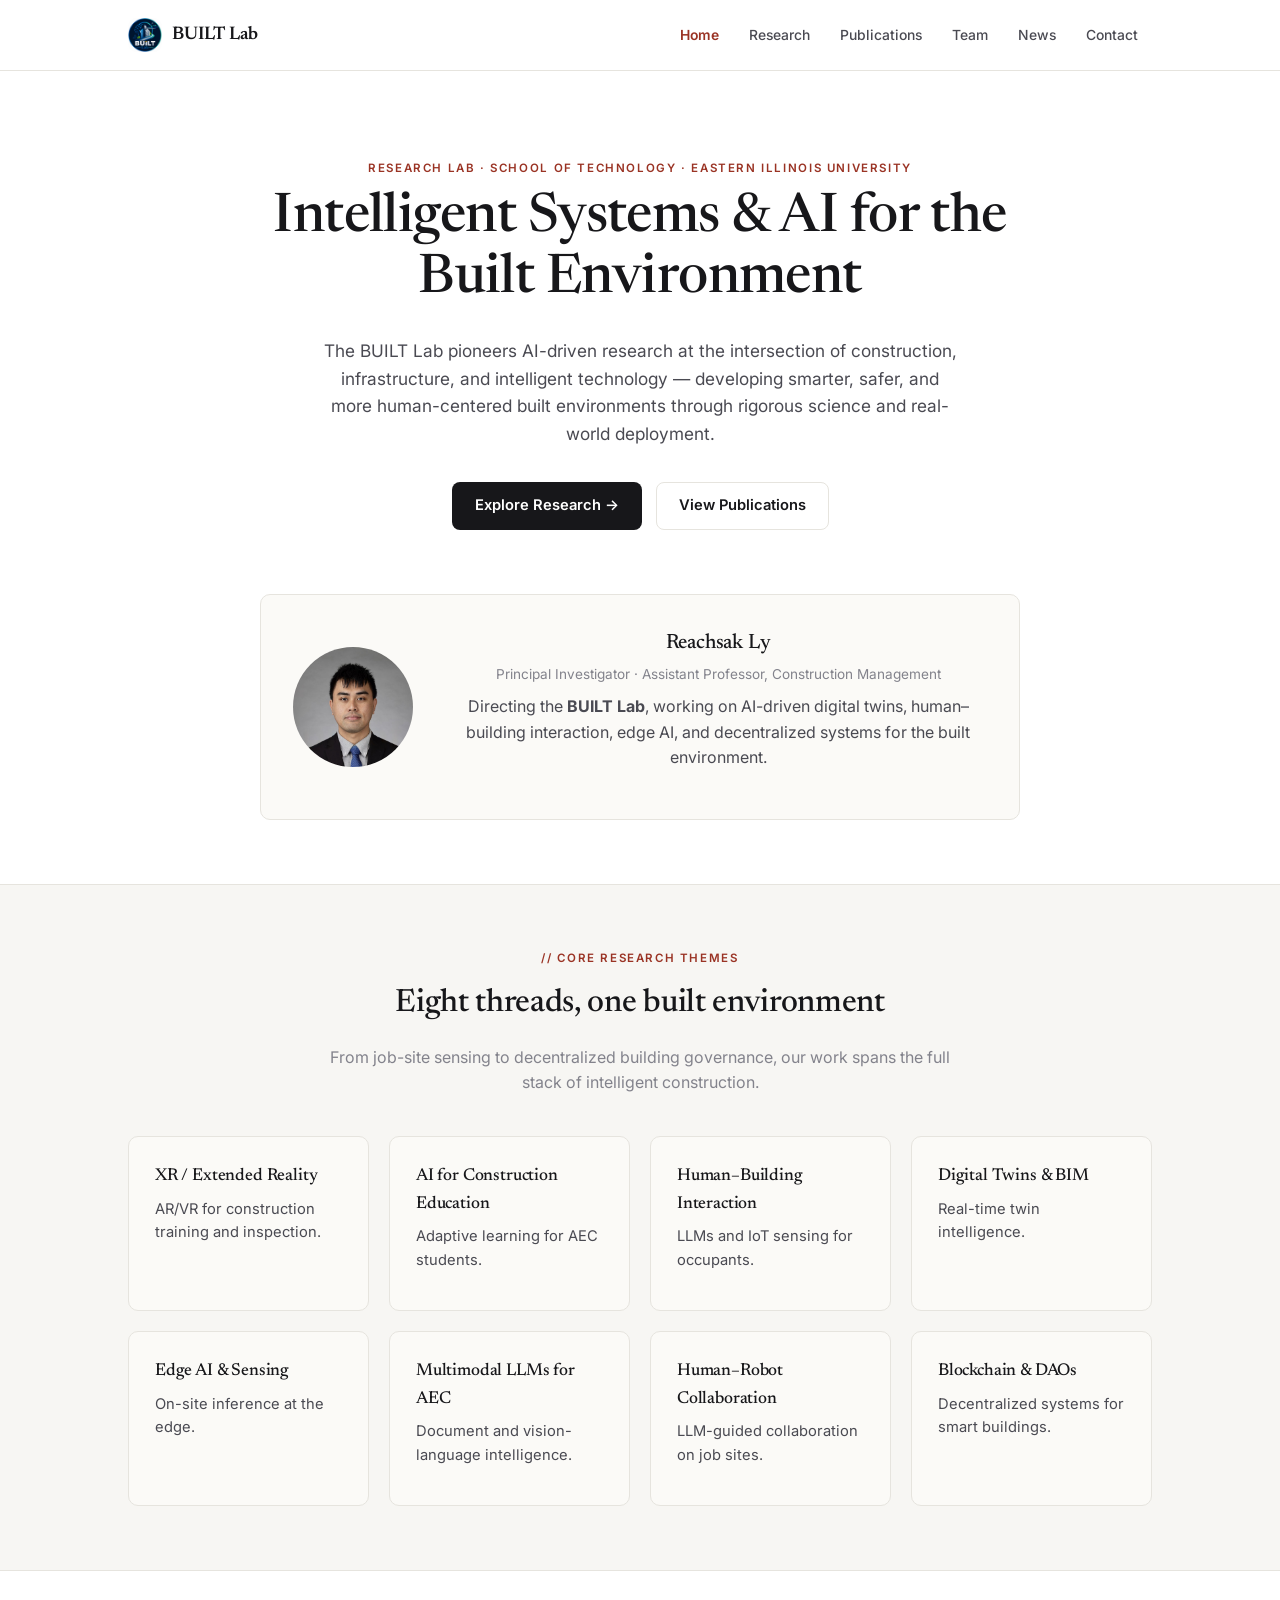
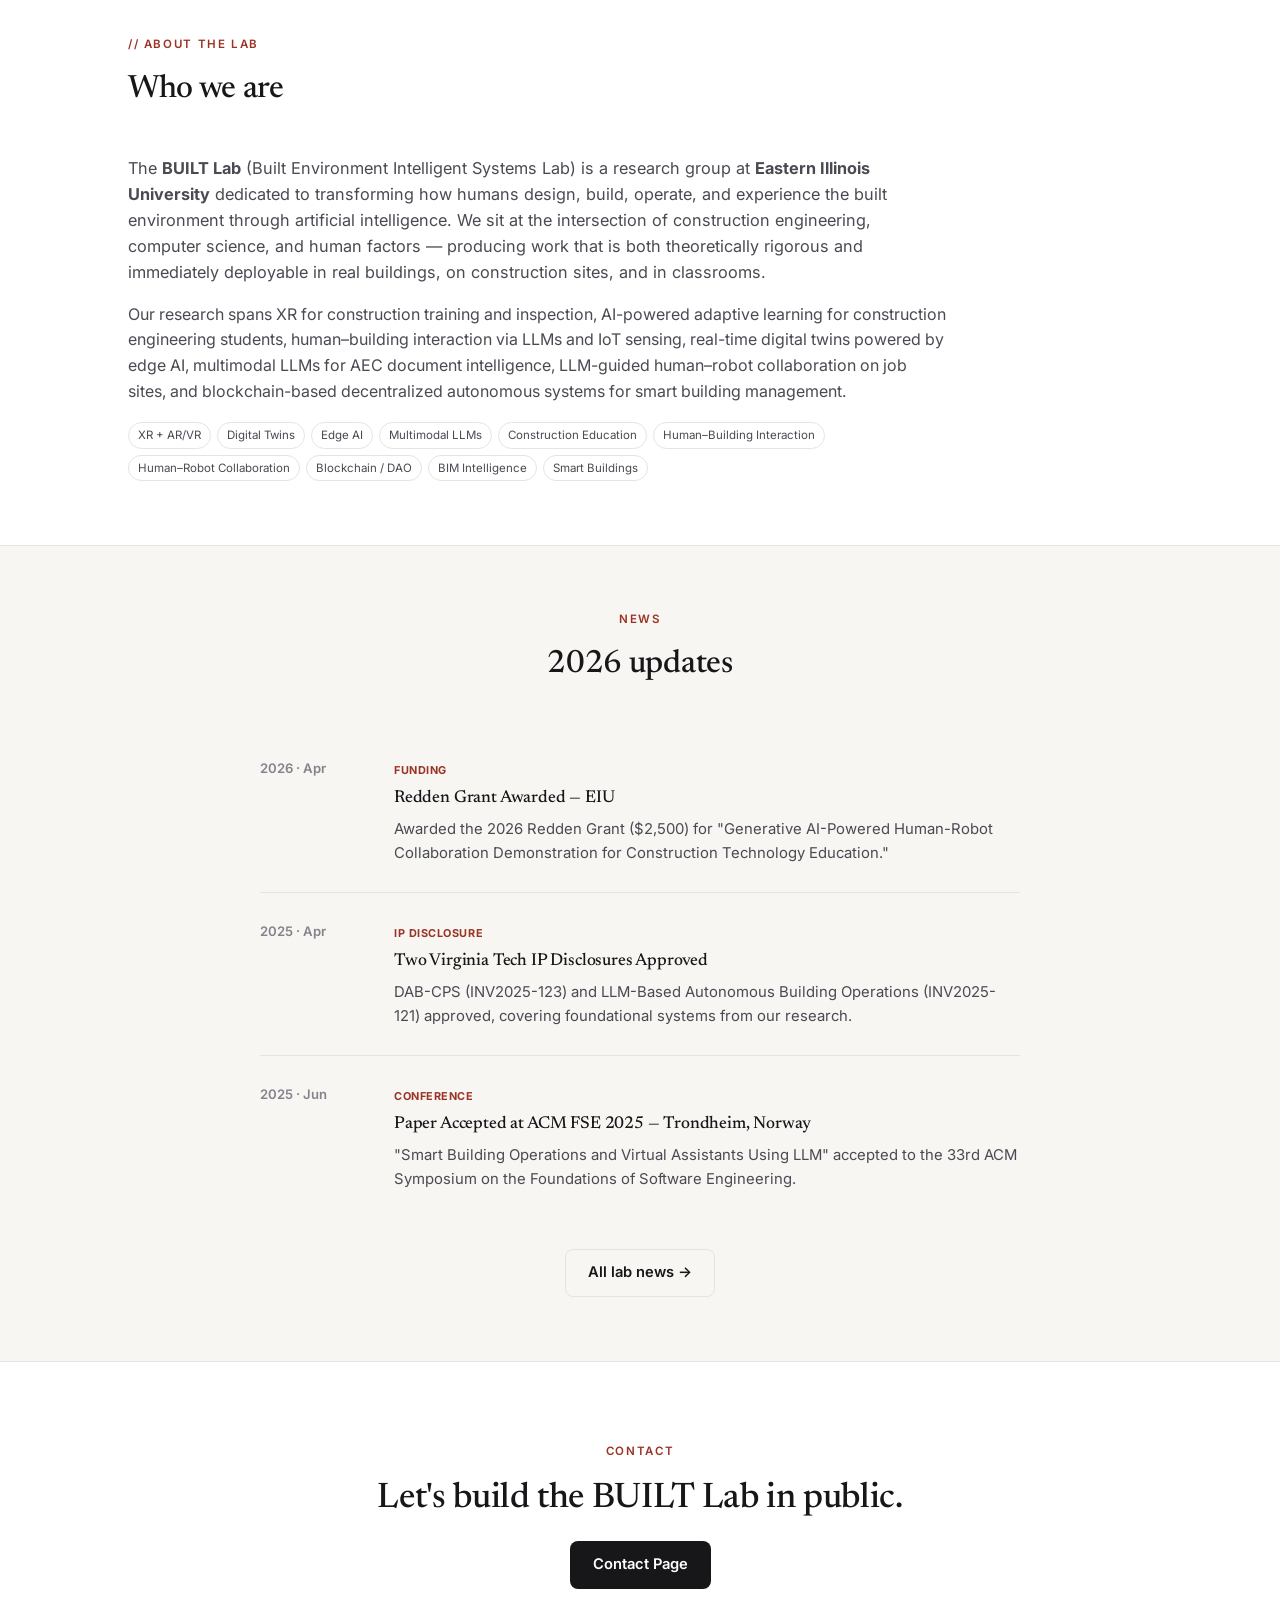
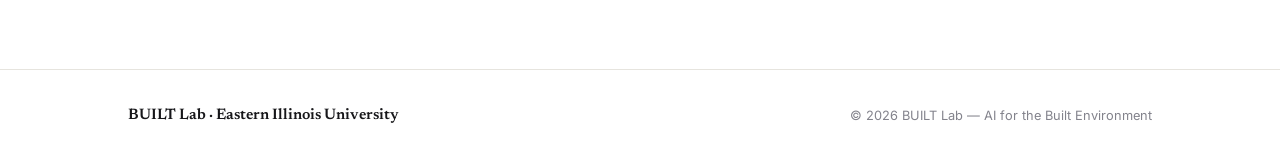
<file: index.html>
<!doctype html>
<html lang="en">
  <head>
    <meta charset="UTF-8" />
    <meta name="viewport" content="width=device-width, initial-scale=1.0" />

    <title>BUILT Lab — AI for the Built Environment · EIU</title>

    <meta
      name="description"
      content="BUILT Lab pioneers AI-driven research at the intersection of construction, infrastructure, and intelligent technology at Eastern Illinois University."
    />

    <link rel="stylesheet" href="style.css" />
  </head>

  <body>
    <header class="site">
      <div class="nav-row">
        <a class="brand" href="index.html">
          <img class="mark" src="images/builtlab.png" alt="BUILT Lab"> BUILT Lab
        </a>

        <nav class="tabs">
          <a href="index.html" class="active">Home</a>
          <a href="research.html">Research</a>
          <a href="publications.html">Publications</a>
          <a href="team.html">Team</a>
          <a href="news.html">News</a>
          <a href="contact.html">Contact</a>
        </nav>
      </div>
    </header>

    <main>
      <!-- HERO -->
      <section class="hero">
        <div class="container">
          <span class="eyebrow">
            Research Lab · School of Technology · Eastern Illinois University
          </span>

          <h1>Intelligent Systems &amp; AI for the Built Environment</h1>

          <p class="lede">
            The BUILT Lab pioneers AI-driven research at the intersection of
            construction, infrastructure, and intelligent technology —
            developing smarter, safer, and more human-centered built
            environments through rigorous science and real-world deployment.
          </p>

          <div class="btn-row">
            <a class="btn primary" href="research.html"> Explore Research → </a>

            <a class="btn ghost" href="publications.html">
              View Publications
            </a>
          </div>
        </div>

        <!-- PROFILE -->
        <div class="container">
          <div class="profile">
            <img
              class="profile-photo"
              src="images/profile.png"
              alt="Reachsak Ly"
            />

            <div>
              <h3>Reachsak Ly</h3>

              <div class="role">
                Principal Investigator · Assistant Professor, Construction
                Management
              </div>

              <p>
                Directing the <strong>BUILT Lab</strong>, working on AI-driven
                digital twins, human–building interaction, edge AI, and
                decentralized systems for the built environment.
              </p>
            </div>
          </div>
        </div>
      </section>

      <!-- RESEARCH THEMES -->
      <section class="tint">
        <div class="container">
          <div class="section-head">
            <span class="eyebrow">// Core Research Themes</span>

            <h2>Eight threads, one built environment</h2>

            <p>
              From job-site sensing to decentralized building governance, our
              work spans the full stack of intelligent construction.
            </p>
          </div>

          <div class="grid cols-4">
            <div class="tile">
              <h3>XR / Extended Reality</h3>
              <p>AR/VR for construction training and inspection.</p>
            </div>

            <div class="tile">
              <h3>AI for Construction Education</h3>
              <p>Adaptive learning for AEC students.</p>
            </div>

            <div class="tile">
              <h3>Human–Building Interaction</h3>
              <p>LLMs and IoT sensing for occupants.</p>
            </div>

            <div class="tile">
              <h3>Digital Twins &amp; BIM</h3>
              <p>Real-time twin intelligence.</p>
            </div>

            <div class="tile">
              <h3>Edge AI &amp; Sensing</h3>
              <p>On-site inference at the edge.</p>
            </div>

            <div class="tile">
              <h3>Multimodal LLMs for AEC</h3>
              <p>Document and vision-language intelligence.</p>
            </div>

            <div class="tile">
              <h3>Human–Robot Collaboration</h3>
              <p>LLM-guided collaboration on job sites.</p>
            </div>

            <div class="tile">
              <h3>Blockchain &amp; DAOs</h3>
              <p>Decentralized systems for smart buildings.</p>
            </div>
          </div>
        </div>
      </section>

      <!-- ABOUT -->
      <section>
        <div class="container">
          <div
            class="section-head"
            style="text-align: left; max-width: 820px; margin-left: 0"
          >
            <span class="eyebrow">// About the Lab</span>

            <h2>Who we are</h2>
          </div>

          <p style="max-width: 820px; font-size: 1.02rem">
            The <strong>BUILT Lab</strong> (Built Environment Intelligent
            Systems Lab) is a research group at
            <strong>Eastern Illinois University</strong>
            dedicated to transforming how humans design, build, operate, and
            experience the built environment through artificial intelligence. We
            sit at the intersection of construction engineering, computer
            science, and human factors — producing work that is both
            theoretically rigorous and immediately deployable in real buildings,
            on construction sites, and in classrooms.
          </p>

          <p style="max-width: 820px">
            Our research spans XR for construction training and inspection,
            AI-powered adaptive learning for construction engineering students,
            human–building interaction via LLMs and IoT sensing, real-time
            digital twins powered by edge AI, multimodal LLMs for AEC document
            intelligence, LLM-guided human–robot collaboration on job sites, and
            blockchain-based decentralized autonomous systems for smart building
            management.
          </p>

          <div class="chips" style="max-width: 820px; margin-top: 18px">
            <span class="chip">XR + AR/VR</span>

            <span class="chip">Digital Twins</span>

            <span class="chip">Edge AI</span>

            <span class="chip">Multimodal LLMs</span>

            <span class="chip">Construction Education</span>

            <span class="chip">Human–Building Interaction</span>

            <span class="chip">Human–Robot Collaboration</span>

            <span class="chip">Blockchain / DAO</span>

            <span class="chip">BIM Intelligence</span>

            <span class="chip">Smart Buildings</span>
          </div>
        </div>
      </section>

      <!-- NEWS -->
      <section class="tint">
        <div class="container">
          <div class="section-head">
            <span class="eyebrow">News</span>

            <h2>2026 updates</h2>
          </div>

          <div class="timeline">
            <div class="t-item">
              <div class="t-date">2026 · Apr</div>

              <div>
                <span class="t-tag"> Funding </span>

                <h3>Redden Grant Awarded — EIU</h3>

                <p>
                  Awarded the 2026 Redden Grant ($2,500) for "Generative
                  AI-Powered Human-Robot Collaboration Demonstration for
                  Construction Technology Education."
                </p>
              </div>
            </div>

            <div class="t-item">
              <div class="t-date">2025 · Apr</div>

              <div>
                <span class="t-tag"> IP Disclosure </span>

                <h3>Two Virginia Tech IP Disclosures Approved</h3>

                <p>
                  DAB-CPS (INV2025-123) and LLM-Based Autonomous Building
                  Operations (INV2025-121) approved, covering foundational
                  systems from our research.
                </p>
              </div>
            </div>

            <div class="t-item">
              <div class="t-date">2025 · Jun</div>

              <div>
                <span class="t-tag"> Conference </span>

                <h3>Paper Accepted at ACM FSE 2025 — Trondheim, Norway</h3>

                <p>
                  "Smart Building Operations and Virtual Assistants Using LLM"
                  accepted to the 33rd ACM Symposium on the Foundations of
                  Software Engineering.
                </p>
              </div>
            </div>
          </div>

          <div style="text-align: center; margin-top: 32px">
            <a class="btn ghost" href="news.html"> All lab news → </a>
          </div>
        </div>
      </section>

      <!-- CONTACT CTA -->
      <section class="cta">
        <div class="container">
          <span class="eyebrow"> Contact </span>

          <h2>Let's build the BUILT Lab in public.</h2>

          <a class="btn primary" href="contact.html"> Contact Page </a>
        </div>
      </section>
    </main>

    <!-- FOOTER -->
    <footer class="site">
      <div class="container foot-row">
        <span class="brand"> BUILT Lab · Eastern Illinois University </span>

        <span class="fine">
          © 2026 BUILT Lab — AI for the Built Environment
        </span>
      </div>
    </footer>
  </body>
</html>
</file>
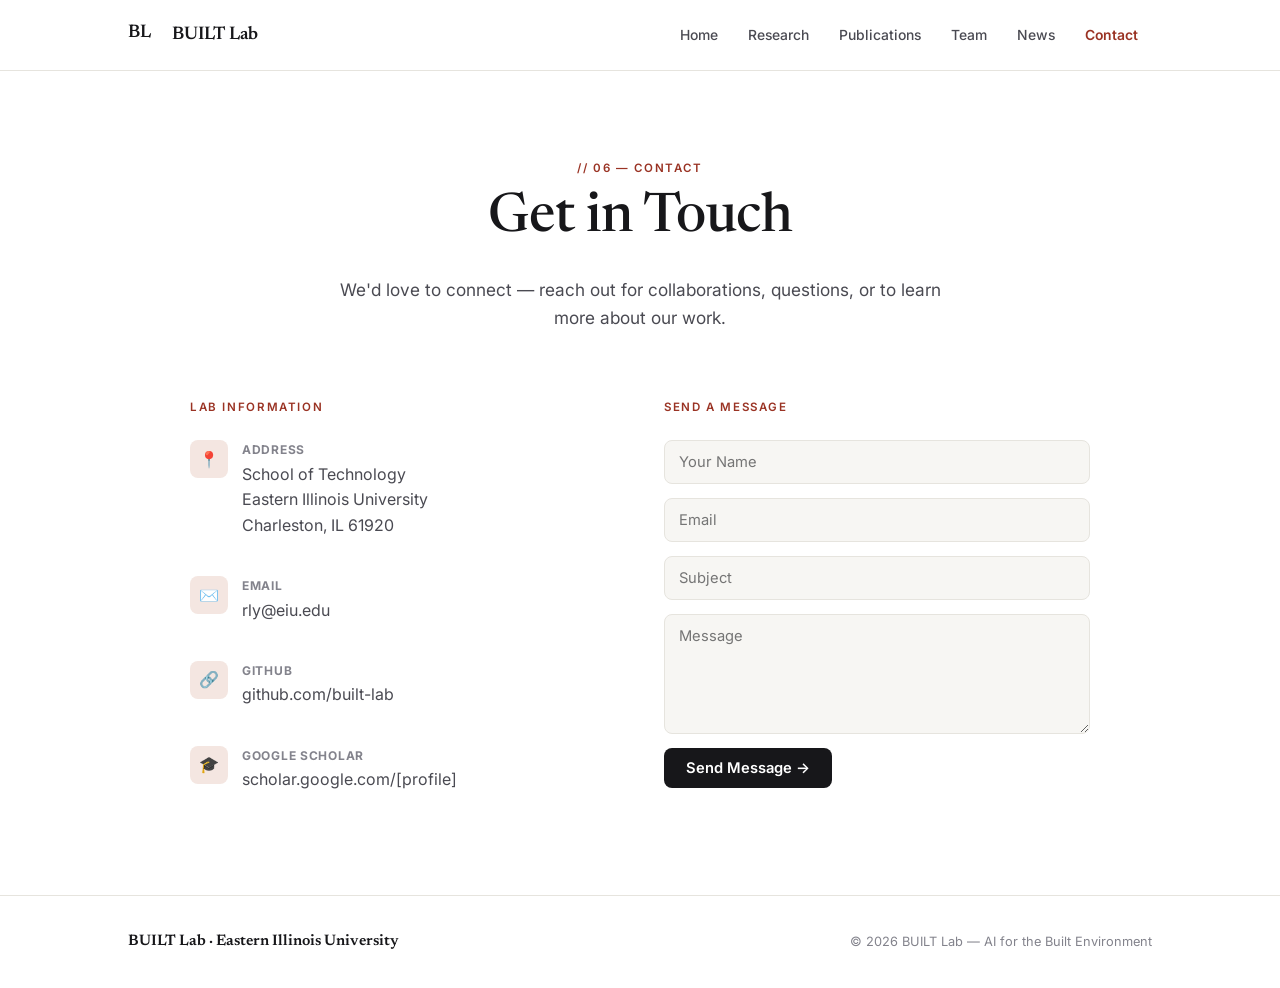
<file: contact.html>
<!DOCTYPE html>
<html lang="en">
<head>
<meta charset="UTF-8">
<meta name="viewport" content="width=device-width, initial-scale=1.0">
<title>Contact | BUILT Lab</title>
<meta name="description" content="Get in touch with the BUILT Lab at Eastern Illinois University.">
<link rel="stylesheet" href="style.css">
</head>
<body>

<header class="site">
  <div class="nav-row">
    <a class="brand" href="index.html"><span class="mark">BL</span> BUILT Lab</a>
    <nav class="tabs">
      <a href="index.html">Home</a>
      <a href="research.html">Research</a>
      <a href="publications.html">Publications</a>
      <a href="team.html">Team</a>
      <a href="news.html">News</a>
      <a href="contact.html" class="active">Contact</a>
    </nav>
  </div>
</header>

<main>
  <section class="hero" style="padding-bottom:24px;">
    <div class="container">
      <span class="eyebrow">// 06 — Contact</span>
      <h1>Get in Touch</h1>
      <p class="lede">We'd love to connect — reach out for collaborations, questions, or to learn more about our work.</p>
    </div>
  </section>

  <section style="padding-top:8px;">
    <div class="container">
      <div class="contact-grid">
        <div>
          <div class="section-head" style="text-align:left; max-width:none; margin-bottom:24px;">
            <span class="eyebrow">Lab Information</span>
          </div>

          <div class="info-row">
            <div class="ic">📍</div>
            <div>
              <div class="lbl">Address</div>
              <p>School of Technology<br>Eastern Illinois University<br>Charleston, IL 61920</p>
            </div>
          </div>

          <div class="info-row">
            <div class="ic">✉️</div>
            <div>
              <div class="lbl">Email</div>
              <p><a href="mailto:rly@eiu.edu">rly@eiu.edu</a></p>
            </div>
          </div>

          <div class="info-row">
            <div class="ic">🔗</div>
            <div>
              <div class="lbl">GitHub</div>
              <p><a href="https://github.com/built-lab">github.com/built-lab</a></p>
            </div>
          </div>

          <div class="info-row">
            <div class="ic">🎓</div>
            <div>
              <div class="lbl">Google Scholar</div>
              <p><a href="https://scholar.google.com/citations?user=cC-f6WoAAAAJ">scholar.google.com/[profile]</a></p>
            </div>
          </div>
        </div>

        <div>
          <div class="section-head" style="text-align:left; max-width:none; margin-bottom:24px;">
            <span class="eyebrow">Send a Message</span>
          </div>
          <form class="contact-form" onsubmit="return false;">
            <input type="text" placeholder="Your Name" required>
            <input type="email" placeholder="Email" required>
            <input type="text" placeholder="Subject">
            <textarea placeholder="Message" required></textarea>
            <button type="submit" class="btn primary">Send Message →</button>
          </form>
        </div>
      </div>
    </div>
  </section>
</main>

<footer class="site">
  <div class="container foot-row">
    <span class="brand">BUILT Lab · Eastern Illinois University</span>
    <span class="fine">© 2026 BUILT Lab — AI for the Built Environment</span>
  </div>
</footer>

</body>
</html>
</file>
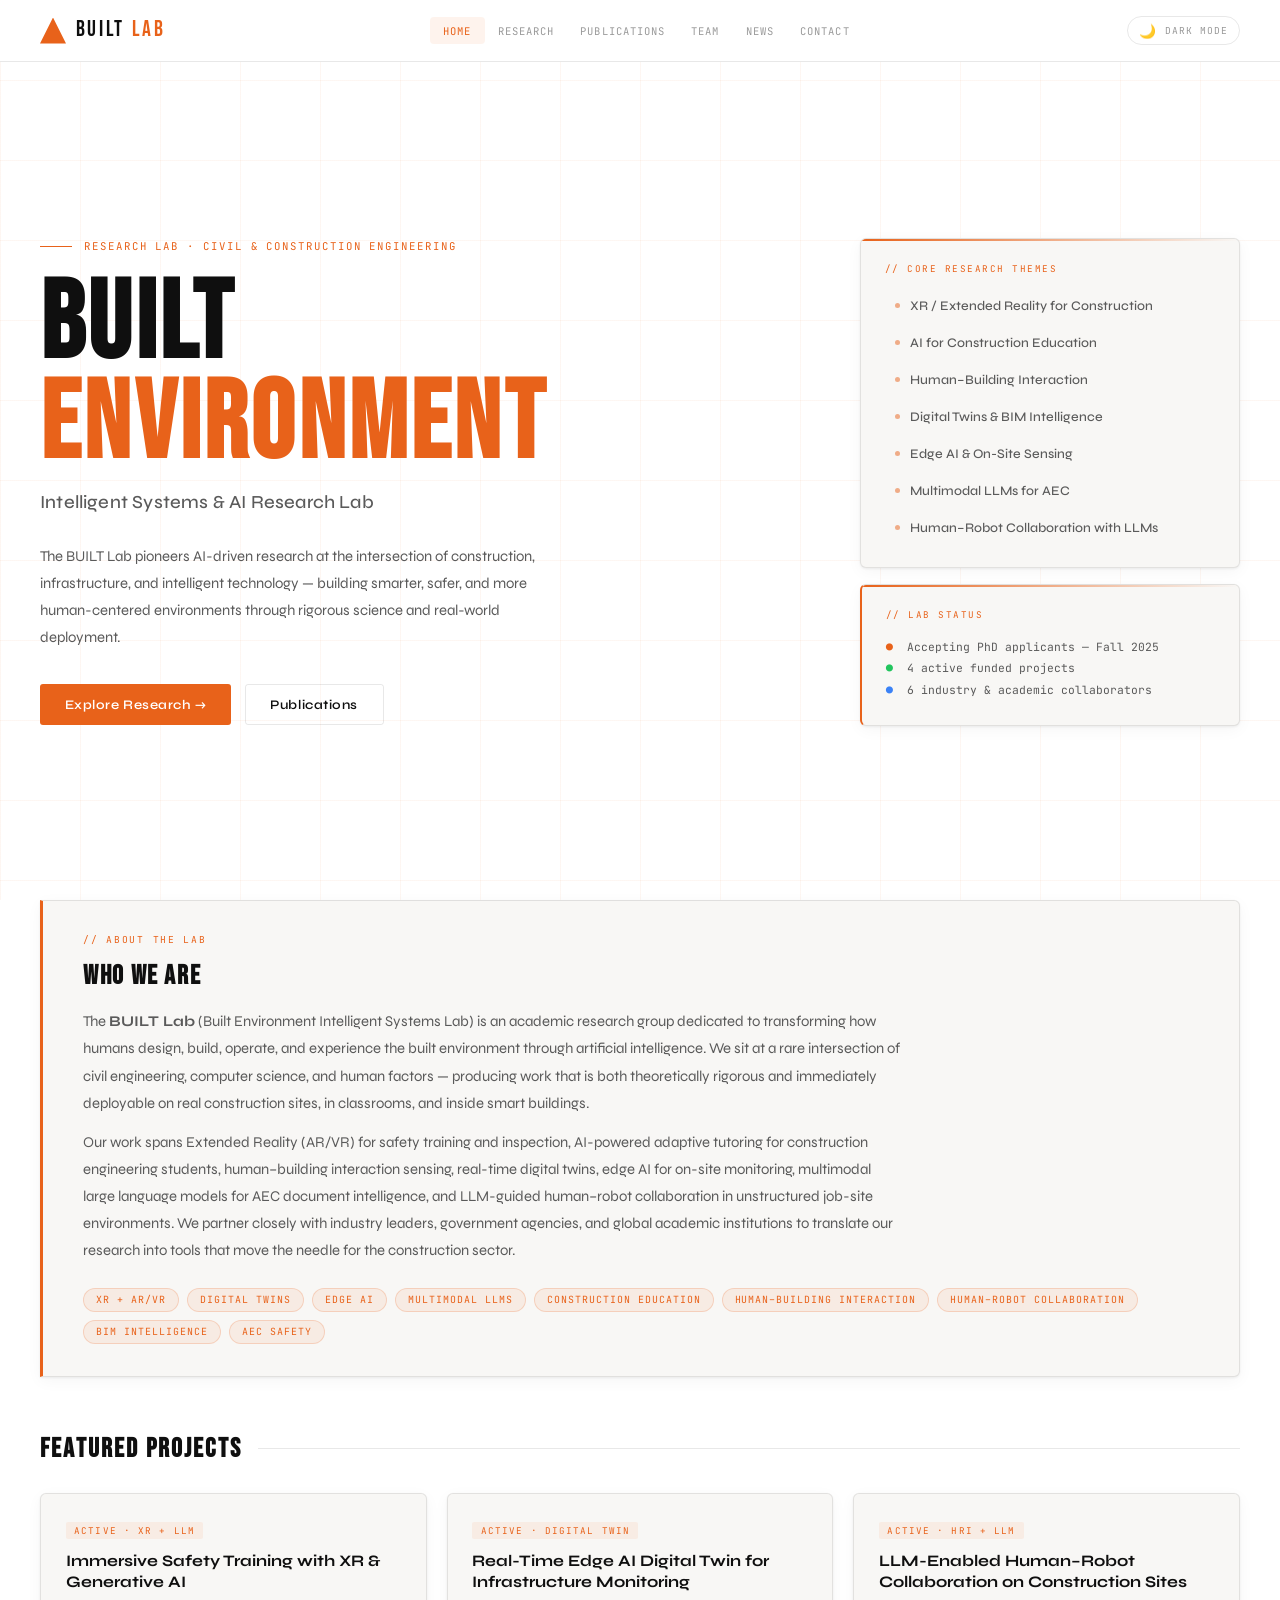
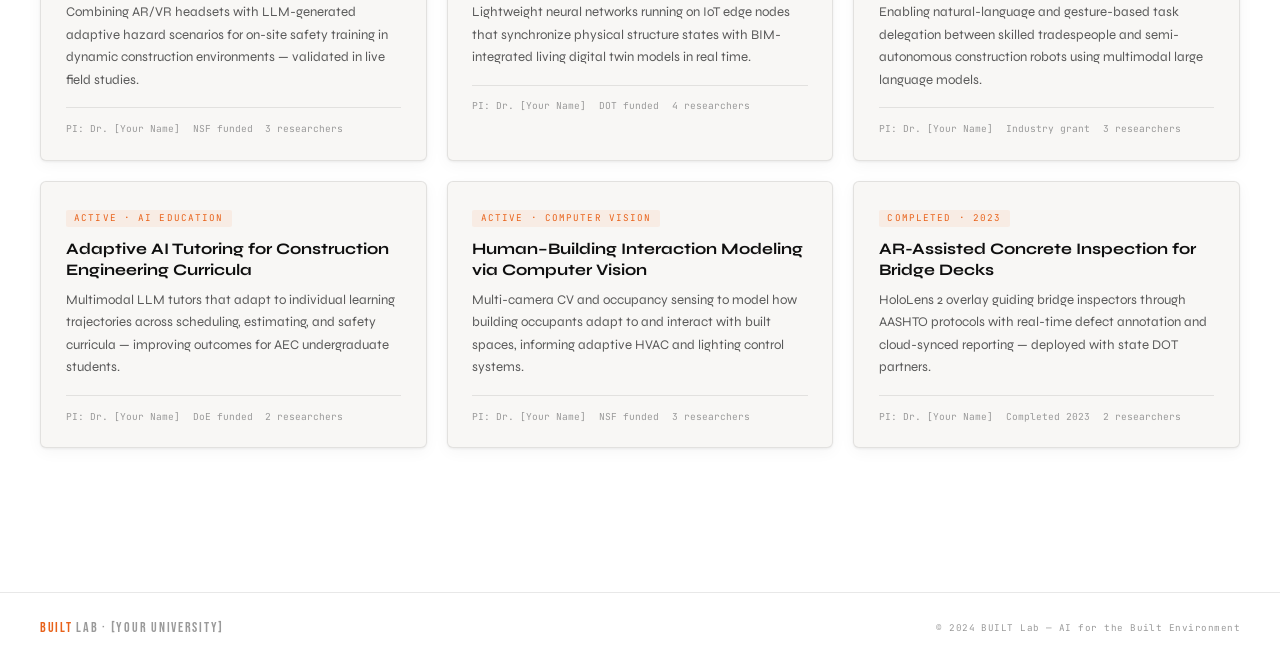
<file: index ori cool.html>
<!DOCTYPE html>
<html lang="en" data-theme="light">
<head>
<meta charset="UTF-8"/>
<meta name="viewport" content="width=device-width, initial-scale=1.0"/>
<title>BUILT Lab — AI for the Built Environment</title>
<link rel="preconnect" href="https://fonts.googleapis.com">
<link rel="preconnect" href="https://fonts.gstatic.com" crossorigin>
<link href="https://fonts.googleapis.com/css2?family=Bebas+Neue&family=Syne:wght@400;500;600;700;800&family=JetBrains+Mono:wght@300;400;500&display=swap" rel="stylesheet">
<style>
/* ══ LIGHT THEME (default) ══ */
:root {
  --bg:       #ffffff;
  --bg2:      #f8f7f5;
  --bg3:      #f0ede8;
  --orange:   #e8621a;
  --orange2:  #f97316;
  --text:     #0f0f0f;
  --textdim:  #5a5a5a;
  --textmute: #9a9a9a;
  --border:   rgba(0,0,0,0.09);
  --border2:  rgba(232,98,26,0.3);
  --card:     #f8f7f5;
  --cardhov:  #fff4ee;
  --navbg:    rgba(255,255,255,0.92);
  --shadow:   0 1px 3px rgba(0,0,0,0.07), 0 4px 16px rgba(0,0,0,0.04);
  --shadowhov:0 4px 20px rgba(232,98,26,0.12), 0 1px 4px rgba(0,0,0,0.06);
  --grid:     rgba(232,98,26,0.055);
}

/* ══ DARK THEME ══ */
[data-theme="dark"] {
  --bg:       #0d0e0f;
  --bg2:      #111315;
  --bg3:      #181b1e;
  --orange:   #f97316;
  --orange2:  #fb923c;
  --text:     #f1f5f9;
  --textdim:  #94a3b8;
  --textmute: #475569;
  --border:   rgba(255,255,255,0.08);
  --border2:  rgba(249,115,22,0.25);
  --card:     rgba(255,255,255,0.03);
  --cardhov:  rgba(249,115,22,0.06);
  --navbg:    rgba(13,14,15,0.93);
  --shadow:   0 1px 3px rgba(0,0,0,0.3);
  --shadowhov:0 4px 20px rgba(249,115,22,0.18);
  --grid:     rgba(249,115,22,0.04);
}

*,*::before,*::after{box-sizing:border-box;margin:0;padding:0}
html{scroll-behavior:smooth}

body {
  font-family:'Syne',sans-serif;
  background:var(--bg);
  color:var(--text);
  min-height:100vh;
  overflow-x:hidden;
  transition:background 0.3s,color 0.3s;
}

/* Blueprint grid */
body::before {
  content:'';position:fixed;inset:0;
  background-image:
    linear-gradient(var(--grid) 1px,transparent 1px),
    linear-gradient(90deg,var(--grid) 1px,transparent 1px);
  background-size:80px 80px;
  pointer-events:none;z-index:0;
}

/* ── NAV ── */
nav {
  position:fixed;top:0;left:0;right:0;z-index:200;
  display:flex;align-items:center;justify-content:space-between;
  padding:0 2.5rem;height:62px;
  background:var(--navbg);
  backdrop-filter:blur(20px);
  border-bottom:1px solid var(--border);
  transition:background 0.3s,border-color 0.3s;
}
.nav-logo{display:flex;align-items:center;gap:0.6rem;cursor:pointer;text-decoration:none}
.nav-mark{
  width:26px;height:26px;
  background:var(--orange);
  clip-path:polygon(0 100%,50% 0,100% 100%);
  flex-shrink:0;
  transition:background 0.3s;
}
.nav-wordmark{
  font-family:'Bebas Neue',sans-serif;
  font-size:1.4rem;letter-spacing:0.12em;
  color:var(--text);line-height:1;
  transition:color 0.3s;
}
.nav-wordmark span{color:var(--orange)}
.nav-links{display:flex;gap:0;list-style:none}
.nav-links li a{
  display:block;padding:0.38rem 0.82rem;
  font-family:'JetBrains Mono',monospace;
  font-size:0.66rem;font-weight:400;
  text-transform:uppercase;letter-spacing:0.1em;
  color:var(--textmute);text-decoration:none;
  border-radius:4px;transition:color 0.2s,background 0.2s;cursor:pointer;
}
.nav-links li a:hover,.nav-links li a.active{
  color:var(--orange);background:rgba(232,98,26,0.08);
}

/* Dark mode toggle */
.theme-toggle {
  display:flex;align-items:center;gap:0.5rem;
  cursor:pointer;
  font-family:'JetBrains Mono',monospace;
  font-size:0.6rem;letter-spacing:0.1em;text-transform:uppercase;
  color:var(--textmute);border:1px solid var(--border);
  padding:0.28rem 0.7rem;border-radius:20px;
  background:transparent;
  transition:all 0.2s;
  white-space:nowrap;
}
.theme-toggle:hover{border-color:var(--orange);color:var(--orange)}
.toggle-icon{font-size:0.85rem;transition:transform 0.4s}

/* ── SECTIONS ── */
.section{display:none;position:relative;z-index:1}
.section.active{display:block}
@keyframes fadeUp{from{opacity:0;transform:translateY(14px)}to{opacity:1;transform:translateY(0)}}
.section.active .hero{animation:fadeUp 0.42s ease both}
.section.active .page-header{animation:fadeUp 0.42s ease both}
.section.active .home-body{animation:fadeUp 0.42s ease both;animation-delay:0.1s}
.section.active .content{animation:fadeUp 0.42s ease both;animation-delay:0.14s}

/* ── BTN ── */
.btn{
  display:inline-flex;align-items:center;gap:0.45rem;
  padding:0.7rem 1.55rem;border-radius:3px;
  font-family:'Syne',sans-serif;font-size:0.82rem;font-weight:600;
  letter-spacing:0.04em;text-decoration:none;cursor:pointer;
  border:none;transition:all 0.2s;
}
.btn-primary{background:var(--orange);color:#fff}
.btn-primary:hover{background:var(--orange2);box-shadow:0 0 22px rgba(232,98,26,0.28)}
.btn-ghost{
  background:transparent;color:var(--text);
  border:1px solid var(--border);
}
.btn-ghost:hover{border-color:var(--orange);color:var(--orange)}

/* ── HERO ── */
.hero {
  min-height:100vh;padding:8rem 2.5rem 4rem;
  display:grid;grid-template-columns:1fr 380px;
  gap:4rem;align-items:center;
  max-width:1400px;margin:0 auto;
}
.hero-overline{
  display:flex;align-items:center;gap:0.75rem;
  font-family:'JetBrains Mono',monospace;
  font-size:0.67rem;letter-spacing:0.18em;
  text-transform:uppercase;color:var(--orange);margin-bottom:1.4rem;
}
.hero-overline::before{content:'';width:2rem;height:1px;background:var(--orange)}
h1.ht{
  font-family:'Bebas Neue',sans-serif;
  font-size:clamp(4rem,8.5vw,7.5rem);
  line-height:0.92;letter-spacing:0.03em;margin-bottom:0.5rem;
}
h1.ht .ac{color:var(--orange);display:block}
h1.ht .sub{
  font-family:'Syne',sans-serif;
  font-size:clamp(0.95rem,1.7vw,1.15rem);
  font-weight:500;letter-spacing:0.01em;
  color:var(--textdim);display:block;
  margin-top:0.85rem;line-height:1.5;
}
.hero-desc{
  max-width:520px;font-size:0.93rem;font-weight:400;
  line-height:1.82;color:var(--textdim);
  margin:1.6rem 0 2.1rem;
}
.hero-cta{display:flex;gap:0.85rem;flex-wrap:wrap}

/* Hero right panel */
.hero-right{display:flex;flex-direction:column;gap:1rem}
.panel{
  background:var(--card);
  border:1px solid var(--border);
  border-radius:6px;padding:1.5rem;
  position:relative;overflow:hidden;
  box-shadow:var(--shadow);
  transition:background 0.3s,border-color 0.3s;
}
.panel::before{
  content:'';position:absolute;top:0;left:0;right:0;height:2px;
  background:linear-gradient(90deg,var(--orange),transparent);
}
.panel-label{
  font-family:'JetBrains Mono',monospace;font-size:0.58rem;
  text-transform:uppercase;letter-spacing:0.16em;
  color:var(--orange);margin-bottom:0.9rem;
}
.topic-list{display:flex;flex-direction:column;gap:0.35rem}
.topic{
  display:flex;align-items:center;gap:0.6rem;
  font-size:0.82rem;font-weight:500;color:var(--textdim);
  padding:0.42rem 0.58rem;border-radius:4px;
  border:1px solid transparent;transition:all 0.18s;
}
.topic:hover{background:rgba(232,98,26,0.06);border-color:var(--border2);color:var(--text)}
.dot{width:5px;height:5px;border-radius:50%;background:var(--orange);flex-shrink:0;opacity:0.5}
.topic:hover .dot{opacity:1}
.status-row{
  font-family:'JetBrains Mono',monospace;
  font-size:0.71rem;color:var(--textdim);line-height:1.9;
}

/* ── HOME BODY ── */
.home-body{padding:0 2.5rem 4rem;max-width:1400px;margin:0 auto}

/* About highlights strip */
.about-strip{
  background:var(--bg2);
  border:1px solid var(--border);
  border-left:3px solid var(--orange);
  border-radius:0 6px 6px 0;
  padding:2rem 2.5rem;
  margin-bottom:3.5rem;
  box-shadow:var(--shadow);
  transition:background 0.3s;
}
.about-strip .strip-tag{
  font-family:'JetBrains Mono',monospace;font-size:0.6rem;
  text-transform:uppercase;letter-spacing:0.18em;
  color:var(--orange);margin-bottom:0.9rem;
}
.about-strip h2{
  font-family:'Bebas Neue',sans-serif;
  font-size:1.7rem;letter-spacing:0.06em;
  margin-bottom:1rem;color:var(--text);
}
.about-strip p{
  font-size:0.93rem;line-height:1.82;
  color:var(--textdim);max-width:820px;
  font-weight:400;
}
.about-strip p + p{margin-top:0.75rem}

/* highlight pills */
.highlight-pills{
  display:flex;flex-wrap:wrap;gap:0.5rem;margin-top:1.5rem;
}
.hpill{
  font-family:'JetBrains Mono',monospace;font-size:0.62rem;
  text-transform:uppercase;letter-spacing:0.1em;
  padding:0.28rem 0.75rem;border-radius:20px;
  background:rgba(232,98,26,0.08);color:var(--orange);
  border:1px solid rgba(232,98,26,0.2);
  transition:background 0.2s;
}
.hpill:hover{background:rgba(232,98,26,0.15)}

/* ── SECTION HEADER ── */
.sec-hd{
  display:flex;align-items:center;gap:1rem;margin-bottom:1.75rem;
}
.sec-hd h2{
  font-family:'Bebas Neue',sans-serif;font-size:1.7rem;
  letter-spacing:0.08em;white-space:nowrap;
}
.sec-hd::after{content:'';flex:1;height:1px;background:var(--border)}

/* ── CARDS ── */
.g2{display:grid;grid-template-columns:repeat(auto-fill,minmax(320px,1fr));gap:1.25rem}
.g3{display:grid;grid-template-columns:repeat(auto-fill,minmax(265px,1fr));gap:1.25rem}

.card{
  background:var(--card);border:1px solid var(--border);
  border-radius:6px;padding:1.55rem;
  box-shadow:var(--shadow);
  transition:background 0.2s,border-color 0.2s,transform 0.2s,box-shadow 0.2s;
}
.card:hover{
  background:var(--cardhov);border-color:var(--border2);
  transform:translateY(-3px);box-shadow:var(--shadowhov);
}
.ctag{
  font-family:'JetBrains Mono',monospace;font-size:0.58rem;
  text-transform:uppercase;letter-spacing:0.12em;color:var(--orange);
  background:rgba(232,98,26,0.08);display:inline-block;
  padding:0.17rem 0.52rem;border-radius:2px;margin-bottom:0.75rem;
}
.card h3{
  font-family:'Syne',sans-serif;font-size:1rem;font-weight:700;
  margin-bottom:0.5rem;line-height:1.3;color:var(--text);
}
.card p{font-size:0.83rem;color:var(--textdim);line-height:1.7;font-weight:400}
.card-meta{
  margin-top:1rem;padding-top:0.85rem;border-top:1px solid var(--border);
  font-family:'JetBrains Mono',monospace;font-size:0.6rem;
  color:var(--textmute);display:flex;gap:0.8rem;flex-wrap:wrap;
}

/* Area cards */
.ac2{
  background:var(--card);border:1px solid var(--border);
  border-radius:6px;padding:1.6rem;
  transition:all 0.25s;position:relative;overflow:hidden;
  box-shadow:var(--shadow);
}
.ac2::after{
  content:'';position:absolute;bottom:0;left:0;right:0;height:2px;
  background:linear-gradient(90deg,var(--orange),transparent);
  transform:scaleX(0);transform-origin:left;transition:transform 0.3s;
}
.ac2:hover::after{transform:scaleX(1)}
.ac2:hover{border-color:var(--border2);transform:translateY(-3px);box-shadow:var(--shadowhov)}
.ac2-num{
  font-family:'Bebas Neue',sans-serif;font-size:2.8rem;
  color:rgba(232,98,26,0.12);line-height:1;margin-bottom:0.4rem;letter-spacing:0.05em;
}
.ac2 h3{font-family:'Syne',sans-serif;font-size:0.95rem;font-weight:700;margin-bottom:0.4rem;line-height:1.3;color:var(--text)}
.ac2 p{font-size:0.81rem;color:var(--textdim);line-height:1.65}

/* ── PAGE HEADER ── */
.page-header{
  padding:6.5rem 2.5rem 2.5rem;
  border-bottom:1px solid var(--border);
  max-width:1400px;margin:0 auto;
  position:relative;overflow:hidden;
}
.page-header::after{
  content:'BUILT LAB';
  font-family:'Bebas Neue',sans-serif;font-size:9rem;letter-spacing:0.04em;
  color:rgba(232,98,26,0.05);
  position:absolute;right:1.5rem;bottom:-1.5rem;line-height:1;pointer-events:none;
}
.pg-tag{
  font-family:'JetBrains Mono',monospace;font-size:0.63rem;
  letter-spacing:0.18em;text-transform:uppercase;color:var(--orange);margin-bottom:0.9rem;
}
.pg-title{
  font-family:'Bebas Neue',sans-serif;
  font-size:clamp(2.5rem,6vw,5rem);letter-spacing:0.04em;line-height:1;margin-bottom:0.7rem;
}
.pg-sub{color:var(--textdim);font-size:0.9rem;max-width:500px;line-height:1.72;font-weight:400}

/* ── CONTENT ── */
.content{padding:3rem 2.5rem;max-width:1400px;margin:0 auto}

/* ── PUBS ── */
.pub-list{display:flex;flex-direction:column;gap:1rem}
.pub-item{
  background:var(--card);border:1px solid var(--border);
  border-radius:6px;padding:1.4rem;
  display:flex;gap:1.4rem;align-items:flex-start;
  box-shadow:var(--shadow);transition:all 0.2s;
}
.pub-item:hover{background:var(--cardhov);border-color:var(--border2)}
.pub-yr{font-family:'JetBrains Mono',monospace;font-size:0.76rem;color:var(--orange);min-width:38px;padding-top:0.1rem;font-weight:500}
.pub-body h3{font-family:'Syne',sans-serif;font-size:0.95rem;font-weight:700;margin-bottom:0.28rem;line-height:1.35;color:var(--text)}
.pub-authors{font-size:0.78rem;color:var(--textmute);margin-bottom:0.3rem}
.pub-venue{font-family:'JetBrains Mono',monospace;font-size:0.63rem;color:var(--orange2);letter-spacing:0.03em}
.pub-links{display:flex;gap:0.4rem;margin-top:0.65rem;flex-wrap:wrap}
.pub-link{
  font-family:'JetBrains Mono',monospace;font-size:0.58rem;text-transform:uppercase;
  letter-spacing:0.08em;padding:0.18rem 0.58rem;border-radius:2px;
  border:1px solid var(--border);color:var(--textmute);
  cursor:pointer;transition:all 0.15s;text-decoration:none;
}
.pub-link:hover{border-color:var(--orange);color:var(--orange)}

/* ── TEAM ── */
.tc{
  background:var(--card);border:1px solid var(--border);
  border-radius:6px;padding:1.5rem;box-shadow:var(--shadow);
  transition:all 0.2s;display:flex;flex-direction:column;gap:0.9rem;
}
.tc:hover{border-color:var(--border2);transform:translateY(-2px);box-shadow:var(--shadowhov)}
.avatar{width:54px;height:54px;border-radius:4px;display:flex;align-items:center;justify-content:center;font-family:'Bebas Neue',sans-serif;font-size:1.3rem;color:#fff;letter-spacing:0.04em;flex-shrink:0}
.av1{background:linear-gradient(135deg,var(--orange),#fbbf24)}
.av2{background:linear-gradient(135deg,#f43f5e,var(--orange))}
.av3{background:linear-gradient(135deg,#8b5cf6,#3b82f6)}
.av4{background:linear-gradient(135deg,#10b981,#06b6d4)}
.av5{background:linear-gradient(135deg,#f59e0b,#ef4444)}
.av6{background:linear-gradient(135deg,#6366f1,#c084fc)}
.tname{font-family:'Syne',sans-serif;font-size:0.95rem;font-weight:700;margin-bottom:0.13rem;color:var(--text)}
.trole{font-family:'JetBrains Mono',monospace;font-size:0.58rem;text-transform:uppercase;letter-spacing:0.1em;color:var(--orange)}
.tbio{font-size:0.81rem;color:var(--textdim);line-height:1.65}
.tag-list{display:flex;flex-wrap:wrap;gap:0.3rem}
.tag{
  font-family:'JetBrains Mono',monospace;font-size:0.56rem;
  padding:0.15rem 0.48rem;border-radius:2px;
  background:rgba(232,98,26,0.07);color:var(--orange);
  border:1px solid rgba(232,98,26,0.15);
}

/* ── NEWS ── */
.news-item{
  display:grid;grid-template-columns:76px 1fr;gap:1.4rem;
  padding:1.4rem 0;border-bottom:1px solid var(--border);
}
.nday{font-family:'Bebas Neue',sans-serif;font-size:2.1rem;color:var(--orange);line-height:1;letter-spacing:0.04em}
.nmo{font-family:'JetBrains Mono',monospace;font-size:0.58rem;text-transform:uppercase;letter-spacing:0.1em;color:var(--textmute)}
.nbadge{
  display:inline-block;margin-bottom:0.38rem;
  font-family:'JetBrains Mono',monospace;font-size:0.56rem;
  text-transform:uppercase;letter-spacing:0.1em;
  padding:0.14rem 0.48rem;border-radius:2px;
  background:rgba(232,98,26,0.08);color:var(--orange);
  border:1px solid rgba(232,98,26,0.18);
}
.ntitle{font-family:'Syne',sans-serif;font-size:0.97rem;font-weight:700;margin-bottom:0.3rem;line-height:1.35;color:var(--text)}
.ntext{font-size:0.83rem;color:var(--textdim);line-height:1.65}

/* ── CONTACT ── */
.contact-wrap{display:grid;grid-template-columns:1fr 1fr;gap:2.5rem;max-width:880px}
.ch3{font-family:'Syne',sans-serif;font-size:1.05rem;font-weight:700;margin-bottom:1.15rem;color:var(--text)}
.cl{display:flex;align-items:flex-start;gap:0.7rem;margin-bottom:0.85rem}
.ci{
  width:30px;height:30px;border-radius:4px;
  background:rgba(232,98,26,0.08);border:1px solid rgba(232,98,26,0.15);
  display:flex;align-items:center;justify-content:center;font-size:0.82rem;flex-shrink:0;
}
.cinfo{font-size:0.83rem;color:var(--textdim);line-height:1.5}
.cinfo strong{
  display:block;color:var(--text);font-size:0.62rem;
  font-family:'JetBrains Mono',monospace;text-transform:uppercase;
  letter-spacing:0.08em;margin-bottom:0.12rem;font-weight:400;
}
.fg{margin-bottom:0.85rem}
.fg label{
  display:block;font-family:'JetBrains Mono',monospace;
  font-size:0.6rem;text-transform:uppercase;letter-spacing:0.1em;
  color:var(--textmute);margin-bottom:0.38rem;
}
.fg input,.fg textarea{
  width:100%;background:var(--bg2);border:1px solid var(--border);
  border-radius:4px;padding:0.58rem 0.8rem;color:var(--text);
  font-family:'Syne',sans-serif;font-size:0.87rem;
  outline:none;transition:border-color 0.2s;resize:vertical;
}
.fg input:focus,.fg textarea:focus{border-color:var(--orange)}
.fg textarea{min-height:95px}

/* ── FOOTER ── */
footer{
  margin-top:5rem;border-top:1px solid var(--border);
  padding:1.6rem 2.5rem;
  display:flex;align-items:center;justify-content:space-between;
  flex-wrap:wrap;gap:1rem;position:relative;z-index:1;
}
.fl{font-family:'Bebas Neue',sans-serif;font-size:0.9rem;letter-spacing:0.12em;color:var(--textmute)}
.fl span{color:var(--orange)}
.fr{font-family:'JetBrains Mono',monospace;font-size:0.58rem;color:var(--textmute);letter-spacing:0.05em}

/* ── RESPONSIVE ── */
@media(max-width:900px){.hero{grid-template-columns:1fr;gap:2.5rem;padding-top:6rem}}
@media(max-width:768px){
  nav{padding:0 1.25rem}
  .nav-links li a{padding:0.35rem 0.5rem;font-size:0.6rem}
  .theme-toggle span{display:none}
  .content,.home-body{padding:2rem 1.5rem}
  .page-header{padding:5.5rem 1.5rem 2rem}
  footer{padding:1.4rem 1.5rem}
  .contact-wrap{grid-template-columns:1fr}
  .about-strip{padding:1.5rem}
}
</style>
</head>
<body>

<!-- ══ NAV ══ -->
<nav>
  <a class="nav-logo" onclick="show('home')">
    <div class="nav-mark"></div>
    <div class="nav-wordmark">BUILT<span> LAB</span></div>
  </a>
  <ul class="nav-links">
    <li><a onclick="show('home')"         id="nav-home"         class="active">Home</a></li>
    <li><a onclick="show('research')"     id="nav-research">Research</a></li>
    <li><a onclick="show('publications')" id="nav-publications">Publications</a></li>
    <li><a onclick="show('team')"         id="nav-team">Team</a></li>
    <li><a onclick="show('news')"         id="nav-news">News</a></li>
    <li><a onclick="show('contact')"      id="nav-contact">Contact</a></li>
  </ul>
  <button class="theme-toggle" onclick="toggleTheme()" id="themeBtn" aria-label="Toggle dark mode">
    <span class="toggle-icon" id="themeIcon">🌙</span>
    <span id="themeLabel">Dark Mode</span>
  </button>
</nav>

<!-- ══════════════════════ HOME ══════════════════════ -->
<section class="section active" id="home">

  <!-- HERO -->
  <div class="hero">
    <div class="hero-left">
      <div class="hero-overline">Research Lab · Civil &amp; Construction Engineering</div>
      <h1 class="ht">
        BUILT
        <span class="ac">ENVIRONMENT</span>
        <span class="sub">Intelligent Systems &amp; AI Research Lab</span>
      </h1>
      <p class="hero-desc">
        The BUILT Lab pioneers AI-driven research at the intersection of construction, infrastructure, and intelligent technology — building smarter, safer, and more human-centered environments through rigorous science and real-world deployment.
      </p>
      <div class="hero-cta">
        <button class="btn btn-primary" onclick="show('research')">Explore Research →</button>
        <button class="btn btn-ghost"   onclick="show('publications')">Publications</button>
      </div>
    </div>
    <div class="hero-right">
      <div class="panel">
        <div class="panel-label">// Core Research Themes</div>
        <div class="topic-list">
          <div class="topic"><div class="dot"></div>XR / Extended Reality for Construction</div>
          <div class="topic"><div class="dot"></div>AI for Construction Education</div>
          <div class="topic"><div class="dot"></div>Human–Building Interaction</div>
          <div class="topic"><div class="dot"></div>Digital Twins &amp; BIM Intelligence</div>
          <div class="topic"><div class="dot"></div>Edge AI &amp; On-Site Sensing</div>
          <div class="topic"><div class="dot"></div>Multimodal LLMs for AEC</div>
          <div class="topic"><div class="dot"></div>Human–Robot Collaboration with LLMs</div>
        </div>
      </div>
      <div class="panel" style="border-left:2px solid var(--orange)">
        <div class="panel-label">// Lab Status</div>
        <div class="status-row">
          <span style="color:var(--orange)">●</span>&nbsp; Accepting PhD applicants — Fall 2025<br>
          <span style="color:#22c55e">●</span>&nbsp; 4 active funded projects<br>
          <span style="color:#3b82f6">●</span>&nbsp; 6 industry &amp; academic collaborators
        </div>
      </div>
    </div>
  </div>

  <!-- HOME BODY -->
  <div class="home-body">

    <!-- ABOUT HIGHLIGHTS -->
    <div class="about-strip">
      <div class="strip-tag">// About the Lab</div>
      <h2>Who We Are</h2>
      <p>
        The <strong>BUILT Lab</strong> (Built Environment Intelligent Systems Lab) is an academic research group dedicated to transforming how humans design, build, operate, and experience the built environment through artificial intelligence. We sit at a rare intersection of civil engineering, computer science, and human factors — producing work that is both theoretically rigorous and immediately deployable on real construction sites, in classrooms, and inside smart buildings.
      </p>
      <p>
        Our work spans Extended Reality (AR/VR) for safety training and inspection, AI-powered adaptive tutoring for construction engineering students, human–building interaction sensing, real-time digital twins, edge AI for on-site monitoring, multimodal large language models for AEC document intelligence, and LLM-guided human–robot collaboration in unstructured job-site environments. We partner closely with industry leaders, government agencies, and global academic institutions to translate our research into tools that move the needle for the construction sector.
      </p>
      <div class="highlight-pills">
        <span class="hpill">XR + AR/VR</span>
        <span class="hpill">Digital Twins</span>
        <span class="hpill">Edge AI</span>
        <span class="hpill">Multimodal LLMs</span>
        <span class="hpill">Construction Education</span>
        <span class="hpill">Human–Building Interaction</span>
        <span class="hpill">Human–Robot Collaboration</span>
        <span class="hpill">BIM Intelligence</span>
        <span class="hpill">AEC Safety</span>
      </div>
    </div>

    <!-- FEATURED PROJECTS -->
    <div class="sec-hd"><h2>Featured Projects</h2></div>
    <div class="g2">
      <div class="card">
        <div class="ctag">Active · XR + LLM</div>
        <h3>Immersive Safety Training with XR &amp; Generative AI</h3>
        <p>Combining AR/VR headsets with LLM-generated adaptive hazard scenarios for on-site safety training in dynamic construction environments — validated in live field studies.</p>
        <div class="card-meta"><span>PI: Dr. [Your Name]</span><span>NSF funded</span><span>3 researchers</span></div>
      </div>
      <div class="card">
        <div class="ctag">Active · Digital Twin</div>
        <h3>Real-Time Edge AI Digital Twin for Infrastructure Monitoring</h3>
        <p>Lightweight neural networks running on IoT edge nodes that synchronize physical structure states with BIM-integrated living digital twin models in real time.</p>
        <div class="card-meta"><span>PI: Dr. [Your Name]</span><span>DOT funded</span><span>4 researchers</span></div>
      </div>
      <div class="card">
        <div class="ctag">Active · HRI + LLM</div>
        <h3>LLM-Enabled Human–Robot Collaboration on Construction Sites</h3>
        <p>Enabling natural-language and gesture-based task delegation between skilled tradespeople and semi-autonomous construction robots using multimodal large language models.</p>
        <div class="card-meta"><span>PI: Dr. [Your Name]</span><span>Industry grant</span><span>3 researchers</span></div>
      </div>
      <div class="card">
        <div class="ctag">Active · AI Education</div>
        <h3>Adaptive AI Tutoring for Construction Engineering Curricula</h3>
        <p>Multimodal LLM tutors that adapt to individual learning trajectories across scheduling, estimating, and safety curricula — improving outcomes for AEC undergraduate students.</p>
        <div class="card-meta"><span>PI: Dr. [Your Name]</span><span>DoE funded</span><span>2 researchers</span></div>
      </div>
      <div class="card">
        <div class="ctag">Active · Computer Vision</div>
        <h3>Human–Building Interaction Modeling via Computer Vision</h3>
        <p>Multi-camera CV and occupancy sensing to model how building occupants adapt to and interact with built spaces, informing adaptive HVAC and lighting control systems.</p>
        <div class="card-meta"><span>PI: Dr. [Your Name]</span><span>NSF funded</span><span>3 researchers</span></div>
      </div>
      <div class="card">
        <div class="ctag">Completed · 2023</div>
        <h3>AR-Assisted Concrete Inspection for Bridge Decks</h3>
        <p>HoloLens 2 overlay guiding bridge inspectors through AASHTO protocols with real-time defect annotation and cloud-synced reporting — deployed with state DOT partners.</p>
        <div class="card-meta"><span>PI: Dr. [Your Name]</span><span>Completed 2023</span><span>2 researchers</span></div>
      </div>
    </div>

  </div><!-- /home-body -->
  <footer><div class="fl"><span>BUILT</span> LAB · [Your University]</div><div class="fr">© 2024 BUILT Lab — AI for the Built Environment</div></footer>
</section>

<!-- ══════════════════════ RESEARCH ══════════════════════ -->
<section class="section" id="research">
  <div class="page-header">
    <div class="pg-tag">// 02 — Research</div>
    <div class="pg-title">Areas &amp; Projects</div>
    <p class="pg-sub">Seven interconnected research thrusts making the built environment safer, smarter, and more human-centered.</p>
  </div>
  <div class="content">
    <div class="sec-hd"><h2>Research Areas</h2></div>
    <div class="g3" style="margin-bottom:3rem">
      <div class="ac2"><div class="ac2-num">01</div><h3>XR for Construction</h3><p>AR/VR for safety training, remote inspection, and design review in AEC workflows.</p></div>
      <div class="ac2"><div class="ac2-num">02</div><h3>AI for Construction Education</h3><p>Adaptive learning systems, simulation-based training, and LLM tutors for engineering programs.</p></div>
      <div class="ac2"><div class="ac2-num">03</div><h3>Human–Building Interaction</h3><p>Sensing and modeling how people interact with built spaces to optimize adaptive building controls.</p></div>
      <div class="ac2"><div class="ac2-num">04</div><h3>Digital Twins</h3><p>BIM-linked real-time digital twins with AI-driven anomaly detection and lifecycle optimization.</p></div>
      <div class="ac2"><div class="ac2-num">05</div><h3>Edge AI &amp; Sensing</h3><p>On-site AI inference on edge hardware for worker safety, material tracking, and progress detection.</p></div>
      <div class="ac2"><div class="ac2-num">06</div><h3>Multimodal LLMs for AEC</h3><p>Vision-language models for plan interpretation, spec Q&amp;A, and construction project risk analysis.</p></div>
      <div class="ac2"><div class="ac2-num">07</div><h3>Human–Robot Collaboration</h3><p>LLM-grounded task planning for autonomous robots operating alongside construction workers.</p></div>
    </div>
    <div class="sec-hd"><h2>All Projects</h2></div>
    <div class="g2" style="margin-bottom:3rem">
      <div class="card"><div class="ctag">Active · NSF #2401234</div><h3>Immersive XR Safety Training with Adaptive LLM Scenarios</h3><p>AR/VR environments powered by generative AI that dynamically adjust hazard complexity based on trainee performance.</p><div class="card-meta"><span>2023–2026</span><span>$520K</span><span>3 members</span></div></div>
      <div class="card"><div class="ctag">Active · DOT #RD-2023</div><h3>Edge AI Digital Twin for Bridge Structural Health Monitoring</h3><p>Lightweight transformer models on edge nodes detecting anomalies and feeding a live BIM-integrated digital twin.</p><div class="card-meta"><span>2022–2025</span><span>$650K</span><span>4 members</span></div></div>
      <div class="card"><div class="ctag">Active · Industry</div><h3>Multimodal LLM for Construction Site Human–Robot Task Delegation</h3><p>Natural language and gesture commands from workers to semi-autonomous construction robots.</p><div class="card-meta"><span>2024–2025</span><span>$310K</span><span>3 members</span></div></div>
      <div class="card"><div class="ctag">Active · DoE</div><h3>Adaptive AI Tutoring for Construction Engineering Education</h3><p>Multimodal LLM tutoring that personalizes course delivery across scheduling, estimating, and safety curricula.</p><div class="card-meta"><span>2023–2025</span><span>$280K</span><span>2 members</span></div></div>
      <div class="card"><div class="ctag">Active · NSF #2312456</div><h3>Human–Building Interaction Modeling with Computer Vision</h3><p>Multi-camera CV and occupancy sensing to model how users adapt to spatial affordances for adaptive control.</p><div class="card-meta"><span>2023–2026</span><span>$420K</span><span>3 members</span></div></div>
      <div class="card"><div class="ctag">Completed · 2023</div><h3>AR-Assisted Concrete Inspection for Bridge Decks</h3><p>HoloLens 2 overlay guiding inspectors through AASHTO protocols with real-time defect annotation.</p><div class="card-meta"><span>2021–2023</span><span>$190K</span><span>2 members</span></div></div>
    </div>
    <div class="sec-hd"><h2>Partners &amp; Collaborators</h2></div>
    <div class="g3">
      <div class="card"><h3>Industry Partners</h3><p>Turner Construction, Trimble, Autodesk Research, Skanska Innovation Lab, Hilti, and Procore Technologies.</p></div>
      <div class="card"><h3>Government Agencies</h3><p>National Science Foundation (NSF), U.S. Dept. of Transportation, Dept. of Energy, DARPA IXO.</p></div>
      <div class="card"><h3>Academic Partners</h3><p>Georgia Tech CIBER Lab, MIT Media Lab, ETH Zürich Digital Building Technologies, Delft University of Technology.</p></div>
    </div>
  </div>
  <footer><div class="fl"><span>BUILT</span> LAB · [Your University]</div><div class="fr">© 2024 BUILT Lab — AI for the Built Environment</div></footer>
</section>

<!-- ══════════════════════ PUBLICATIONS ══════════════════════ -->
<section class="section" id="publications">
  <div class="page-header">
    <div class="pg-tag">// 03 — Publications</div>
    <div class="pg-title">Papers &amp; Preprints</div>
    <p class="pg-sub">Selected publications 2021–2024 across construction AI, XR, digital twins, and HRI. Full list on Google Scholar.</p>
  </div>
  <div class="content">
    <div class="sec-hd"><h2>2024</h2></div>
    <div class="pub-list" style="margin-bottom:2.5rem">
      <div class="pub-item"><div class="pub-yr">2024</div><div class="pub-body"><h3>LLM-Grounded Task Planning for Human–Robot Collaboration in Unstructured Construction Sites</h3><div class="pub-authors">[Author A], [Author B], [Author C]</div><div class="pub-venue">Automation in Construction · Vol. 168</div><div class="pub-links"><a class="pub-link">PDF</a><a class="pub-link">DOI</a><a class="pub-link">Code</a><a class="pub-link">BibTeX</a></div></div></div>
      <div class="pub-item"><div class="pub-yr">2024</div><div class="pub-body"><h3>Multimodal Foundation Models for Construction Document Understanding and Risk Extraction</h3><div class="pub-authors">[Author A], [Author D]</div><div class="pub-venue">Journal of Construction Engineering and Management · ASCE</div><div class="pub-links"><a class="pub-link">PDF</a><a class="pub-link">arXiv</a><a class="pub-link">BibTeX</a></div></div></div>
      <div class="pub-item"><div class="pub-yr">2024</div><div class="pub-body"><h3>Real-Time Edge AI for Worker Proximity Hazard Detection on Active Construction Sites</h3><div class="pub-authors">[Author B], [Author E], [Author A]</div><div class="pub-venue">Safety Science · Vol. 172 · Best Paper Award</div><div class="pub-links"><a class="pub-link">PDF</a><a class="pub-link">Dataset</a><a class="pub-link">Video</a></div></div></div>
    </div>
    <div class="sec-hd"><h2>2023</h2></div>
    <div class="pub-list" style="margin-bottom:2.5rem">
      <div class="pub-item"><div class="pub-yr">2023</div><div class="pub-body"><h3>Adaptive AR Training Environments for Construction Safety: A Randomized Controlled Trial</h3><div class="pub-authors">[Author A], [Author C], [Author F]</div><div class="pub-venue">Advanced Engineering Informatics · Vol. 58</div><div class="pub-links"><a class="pub-link">PDF</a><a class="pub-link">DOI</a><a class="pub-link">Data</a></div></div></div>
      <div class="pub-item"><div class="pub-yr">2023</div><div class="pub-body"><h3>BIM-Integrated Digital Twin with Physics-Informed Neural Networks for Structural Health Monitoring</h3><div class="pub-authors">[Author D], [Author E], [Author A]</div><div class="pub-venue">Engineering Structures · Vol. 295</div><div class="pub-links"><a class="pub-link">PDF</a><a class="pub-link">DOI</a></div></div></div>
      <div class="pub-item"><div class="pub-yr">2023</div><div class="pub-body"><h3>Measuring Cognitive Load in Construction Education via Multimodal Sensing and Transformer Models</h3><div class="pub-authors">[Author F], [Author A]</div><div class="pub-venue">Computers &amp; Education · Vol. 199</div><div class="pub-links"><a class="pub-link">PDF</a><a class="pub-link">arXiv</a></div></div></div>
    </div>
    <div class="sec-hd"><h2>2021–2022</h2></div>
    <div class="pub-list">
      <div class="pub-item"><div class="pub-yr">2022</div><div class="pub-body"><h3>Occupant Behavior Modeling from Camera-Based Pose Estimation in Open-Plan Offices</h3><div class="pub-authors">[Author C], [Author A], [Author B]</div><div class="pub-venue">Building and Environment · Vol. 225</div><div class="pub-links"><a class="pub-link">PDF</a><a class="pub-link">DOI</a></div></div></div>
      <div class="pub-item"><div class="pub-yr">2021</div><div class="pub-body"><h3>HoloLens-Assisted Concrete Bridge Deck Inspection: Field Validation and User Study</h3><div class="pub-authors">[Author A], [Author D]</div><div class="pub-venue">Journal of Bridge Engineering · ASCE</div><div class="pub-links"><a class="pub-link">PDF</a><a class="pub-link">Video</a><a class="pub-link">DOI</a></div></div></div>
    </div>
  </div>
  <footer><div class="fl"><span>BUILT</span> LAB · [Your University]</div><div class="fr">© 2024 BUILT Lab — AI for the Built Environment</div></footer>
</section>

<!-- ══════════════════════ TEAM ══════════════════════ -->
<section class="section" id="team">
  <div class="page-header">
    <div class="pg-tag">// 04 — Team</div>
    <div class="pg-title">People</div>
    <p class="pg-sub">A multidisciplinary team of engineers, AI researchers, and educators transforming the built environment.</p>
  </div>
  <div class="content">
    <div class="sec-hd"><h2>Principal Investigator</h2></div>
    <div style="max-width:540px;margin-bottom:3rem">
      <div class="tc">
        <div style="display:flex;gap:1rem;align-items:center">
          <div class="avatar av1">[YI]</div>
          <div><div class="tname">[Your Full Name], PhD</div><div class="trole">Lab Director · Associate Professor</div></div>
        </div>
        <div class="tbio">[University], Dept. of Civil &amp; Construction Engineering. Research spans XR, digital twins, edge AI, multimodal LLMs, human–building interaction, AI for construction education, and LLM-enabled human–robot collaboration for construction.</div>
        <div class="tag-list"><span class="tag">XR</span><span class="tag">Digital Twin</span><span class="tag">LLMs</span><span class="tag">Edge AI</span><span class="tag">HRI</span><span class="tag">AI Education</span></div>
      </div>
    </div>
    <div class="sec-hd"><h2>PhD Researchers</h2></div>
    <div class="g3" style="margin-bottom:3rem">
      <div class="tc"><div style="display:flex;gap:0.85rem;align-items:center"><div class="avatar av2">R1</div><div><div class="tname">[Researcher 1]</div><div class="trole">PhD Student · Year 3</div></div></div><div class="tbio">XR safety training and adaptive scenario generation using LLMs in AR/VR construction environments.</div><div class="tag-list"><span class="tag">XR</span><span class="tag">Safety</span><span class="tag">LLM</span></div></div>
      <div class="tc"><div style="display:flex;gap:0.85rem;align-items:center"><div class="avatar av3">R2</div><div><div class="tname">[Researcher 2]</div><div class="trole">PhD Student · Year 2</div></div></div><div class="tbio">Edge AI deployment for structural health monitoring and real-time digital twin synchronization with BIM.</div><div class="tag-list"><span class="tag">Edge AI</span><span class="tag">Digital Twin</span><span class="tag">BIM</span></div></div>
      <div class="tc"><div style="display:flex;gap:0.85rem;align-items:center"><div class="avatar av4">R3</div><div><div class="tname">[Researcher 3]</div><div class="trole">PhD Student · Year 2</div></div></div><div class="tbio">Human–robot collaboration on construction sites; LLM-based natural language task delegation.</div><div class="tag-list"><span class="tag">HRI</span><span class="tag">Robotics</span><span class="tag">NLP</span></div></div>
      <div class="tc"><div style="display:flex;gap:0.85rem;align-items:center"><div class="avatar av5">R4</div><div><div class="tname">[Researcher 4]</div><div class="trole">PhD Student · Year 1</div></div></div><div class="tbio">Multimodal AI tutoring for construction engineering education; cognitive load measurement via sensing.</div><div class="tag-list"><span class="tag">AI Education</span><span class="tag">Multimodal</span></div></div>
      <div class="tc"><div style="display:flex;gap:0.85rem;align-items:center"><div class="avatar av6">R5</div><div><div class="tname">[Researcher 5]</div><div class="trole">PhD Student · Year 1</div></div></div><div class="tbio">Human–building interaction via computer vision and occupancy-based adaptive building control systems.</div><div class="tag-list"><span class="tag">Computer Vision</span><span class="tag">HBI</span></div></div>
    </div>
    <div class="sec-hd"><h2>Alumni</h2></div>
    <div class="g3">
      <div class="card"><h3>[Alumni Name 1]</h3><p>PhD [Year]. Now [Position] at [Organization].</p></div>
      <div class="card"><h3>[Alumni Name 2]</h3><p>PhD [Year]. Now [Position] at [Organization].</p></div>
      <div class="card"><h3>[Alumni Name 3]</h3><p>MS [Year]. Now [Position] at [Organization].</p></div>
    </div>
  </div>
  <footer><div class="fl"><span>BUILT</span> LAB · [Your University]</div><div class="fr">© 2024 BUILT Lab — AI for the Built Environment</div></footer>
</section>

<!-- ══════════════════════ NEWS ══════════════════════ -->
<section class="section" id="news">
  <div class="page-header">
    <div class="pg-tag">// 05 — News</div>
    <div class="pg-title">Lab Updates</div>
    <p class="pg-sub">Awards, grants, publications, and milestones from the BUILT Lab.</p>
  </div>
  <div class="content">
    <div class="news-item"><div style="text-align:center"><div class="nday">15</div><div class="nmo">Nov 2024</div></div><div><span class="nbadge">Award</span><div class="ntitle">Edge AI Paper Wins Best Paper at Safety Science</div><div class="ntext">Our paper on real-time edge AI for construction site worker hazard detection received the Best Paper Award from Safety Science journal (Vol. 172).</div></div></div>
    <div class="news-item"><div style="text-align:center"><div class="nday">03</div><div class="nmo">Sep 2024</div></div><div><span class="nbadge">Grant</span><div class="ntitle">NSF Award for Human–Building Interaction Research</div><div class="ntext">BUILT Lab received NSF award #2312456 ($420K) to study occupant behavior modeling using multi-camera computer vision for adaptive building control systems.</div></div></div>
    <div class="news-item"><div style="text-align:center"><div class="nday">22</div><div class="nmo">Jul 2024</div></div><div><span class="nbadge">Publication</span><div class="ntitle">LLM Construction Robotics Paper Published in Automation in Construction</div><div class="ntext">Our paper on LLM task planning for human–robot collaboration on unstructured construction sites is now published in Automation in Construction.</div></div></div>
    <div class="news-item"><div style="text-align:center"><div class="nday">10</div><div class="nmo">May 2024</div></div><div><span class="nbadge">Talk</span><div class="ntitle">Invited Keynote at ASCE Construction Research Congress 2024</div><div class="ntext">Lab director delivered an invited keynote on "Multimodal AI and the Future of Construction Site Intelligence" to 800+ attendees at CRC 2024 in Des Moines, Iowa.</div></div></div>
    <div class="news-item"><div style="text-align:center"><div class="nday">01</div><div class="nmo">Jan 2024</div></div><div><span class="nbadge">New Members</span><div class="ntitle">Two New PhD Students Join for Spring 2024</div><div class="ntext">The BUILT Lab welcomes [Researcher 4] and [Researcher 5], focusing on AI for construction education and human–building interaction respectively.</div></div></div>
    <div class="news-item"><div style="text-align:center"><div class="nday">18</div><div class="nmo">Aug 2023</div></div><div><span class="nbadge">Grant</span><div class="ntitle">$310K Industry Grant for LLM-Enabled Construction Robotics</div><div class="ntext">A new industry-funded collaborative research project to develop LLM-enabled human–robot teaming systems for real-world construction job sites.</div></div></div>
  </div>
  <footer><div class="fl"><span>BUILT</span> LAB · [Your University]</div><div class="fr">© 2024 BUILT Lab — AI for the Built Environment</div></footer>
</section>

<!-- ══════════════════════ CONTACT ══════════════════════ -->
<section class="section" id="contact">
  <div class="page-header">
    <div class="pg-tag">// 06 — Contact</div>
    <div class="pg-title">Get in Touch</div>
    <p class="pg-sub">PhD opportunities, industry collaborations, speaking invitations — we'd love to connect.</p>
  </div>
  <div class="content">
    <div class="contact-wrap">
      <div>
        <div class="ch3">Lab Information</div>
        <div class="cl"><div class="ci">📍</div><div class="cinfo"><strong>Address</strong>[Building], Room [XXX]<br>[University Name]<br>[City, State ZIP]</div></div>
        <div class="cl"><div class="ci">✉️</div><div class="cinfo"><strong>Email</strong>builtlab@university.edu</div></div>
        <div class="cl"><div class="ci">🔗</div><div class="cinfo"><strong>GitHub</strong>github.com/built-lab</div></div>
        <div class="cl"><div class="ci">🐦</div><div class="cinfo"><strong>Twitter / X</strong>@built_lab</div></div>
        <div class="cl"><div class="ci">🎓</div><div class="cinfo"><strong>Google Scholar</strong>scholar.google.com/[profile]</div></div>
        <div style="margin-top:1.75rem;padding:1.4rem;background:rgba(232,98,26,0.05);border:1px solid rgba(232,98,26,0.15);border-radius:6px">
          <div class="ch3" style="font-size:0.93rem;margin-bottom:0.6rem">🎯 PhD &amp; Postdoc Openings</div>
          <p style="font-size:0.81rem;color:var(--textdim);line-height:1.65">Recruiting PhD students for <strong style="color:var(--text)">Fall 2025</strong> in XR, edge AI, and multimodal LLMs for AEC. Send CV, a 1-page research statement, and representative work to builtlab@university.edu.</p>
        </div>
      </div>
      <div>
        <div class="ch3">Send a Message</div>
        <div class="fg"><label>Your Name</label><input type="text" placeholder="Jane Smith"/></div>
        <div class="fg"><label>Email</label><input type="email" placeholder="jane@university.edu"/></div>
        <div class="fg"><label>Subject</label><input type="text" placeholder="PhD inquiry / Collaboration / Invitation"/></div>
        <div class="fg"><label>Message</label><textarea placeholder="Tell us about your background and interest in the BUILT Lab..."></textarea></div>
        <button class="btn btn-primary" style="width:100%">Send Message →</button>
      </div>
    </div>
  </div>
  <footer><div class="fl"><span>BUILT</span> LAB · [Your University]</div><div class="fr">© 2024 BUILT Lab — AI for the Built Environment</div></footer>
</section>

<script>
function show(id){
  document.querySelectorAll('.section').forEach(s=>s.classList.remove('active'));
  document.querySelectorAll('.nav-links a').forEach(a=>a.classList.remove('active'));
  document.getElementById(id).classList.add('active');
  document.getElementById('nav-'+id).classList.add('active');
  window.scrollTo({top:0,behavior:'smooth'});
}

function toggleTheme(){
  const html = document.documentElement;
  const isDark = html.getAttribute('data-theme') === 'dark';
  html.setAttribute('data-theme', isDark ? 'light' : 'dark');
  document.getElementById('themeIcon').textContent = isDark ? '🌙' : '☀️';
  document.getElementById('themeLabel').textContent = isDark ? 'Dark Mode' : 'Light Mode';
}
</script>
</body>
</html>
</file>
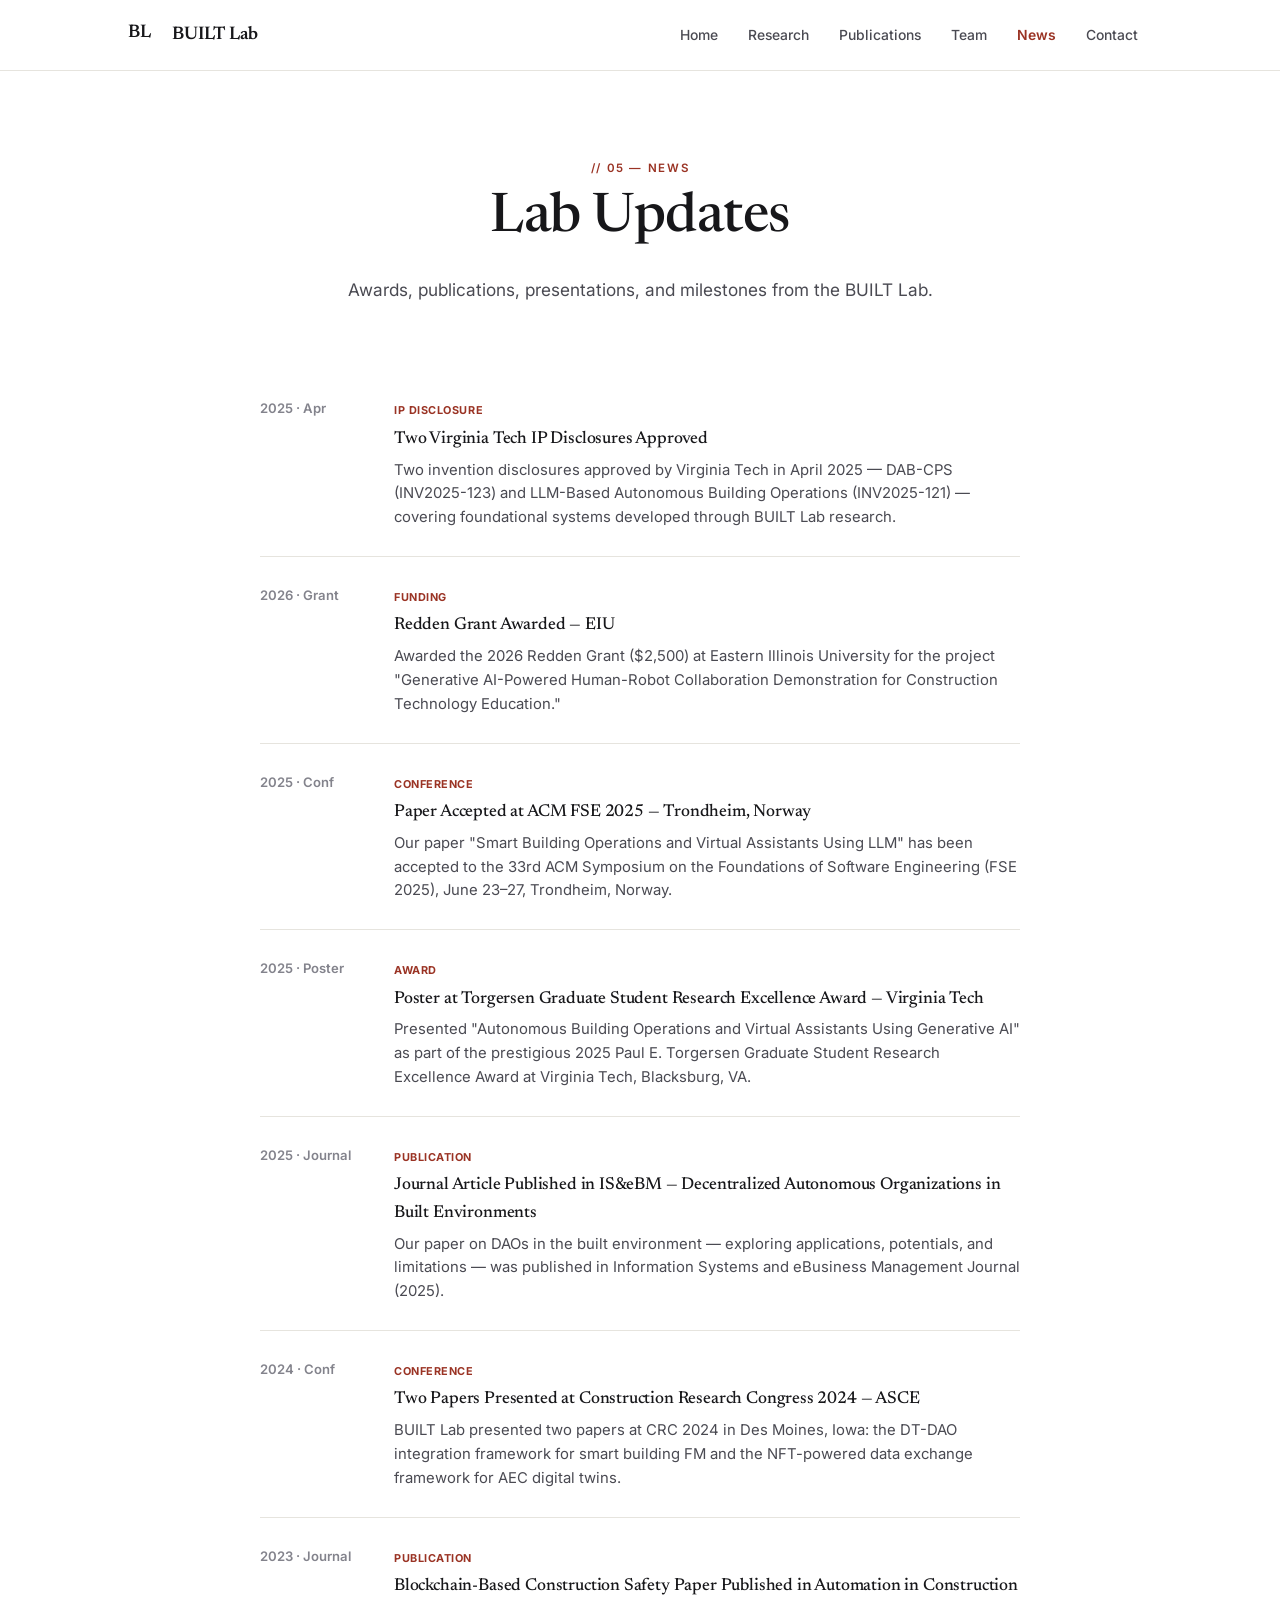
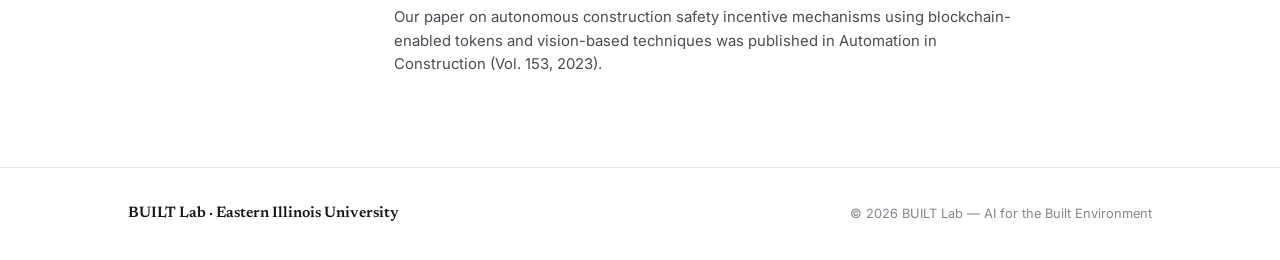
<file: news.html>
<!DOCTYPE html>
<html lang="en">
<head>
<meta charset="UTF-8">
<meta name="viewport" content="width=device-width, initial-scale=1.0">
<title>News | BUILT Lab</title>
<meta name="description" content="Awards, publications, presentations, and milestones from the BUILT Lab.">
<link rel="stylesheet" href="style.css">
</head>
<body>

<header class="site">
  <div class="nav-row">
    <a class="brand" href="index.html"><span class="mark">BL</span> BUILT Lab</a>
    <nav class="tabs">
      <a href="index.html">Home</a>
      <a href="research.html">Research</a>
      <a href="publications.html">Publications</a>
      <a href="team.html">Team</a>
      <a href="news.html" class="active">News</a>
      <a href="contact.html">Contact</a>
    </nav>
  </div>
</header>

<main>
  <section class="hero" style="padding-bottom:24px;">
    <div class="container">
      <span class="eyebrow">// 05 — News</span>
      <h1>Lab Updates</h1>
      <p class="lede">Awards, publications, presentations, and milestones from the BUILT Lab.</p>
    </div>
  </section>

  <section style="padding-top:8px;">
    <div class="container">
      <div class="timeline">

        <div class="t-item">
          <div class="t-date">2025 · Apr</div>
          <div>
            <span class="t-tag">IP Disclosure</span>
            <h3>Two Virginia Tech IP Disclosures Approved</h3>
            <p>Two invention disclosures approved by Virginia Tech in April 2025 — DAB-CPS (INV2025-123) and LLM-Based Autonomous Building Operations (INV2025-121) — covering foundational systems developed through BUILT Lab research.</p>
          </div>
        </div>

        <div class="t-item">
          <div class="t-date">2026 · Grant</div>
          <div>
            <span class="t-tag">Funding</span>
            <h3>Redden Grant Awarded — EIU</h3>
            <p>Awarded the 2026 Redden Grant ($2,500) at Eastern Illinois University for the project "Generative AI-Powered Human-Robot Collaboration Demonstration for Construction Technology Education."</p>
          </div>
        </div>

        <div class="t-item">
          <div class="t-date">2025 · Conf</div>
          <div>
            <span class="t-tag">Conference</span>
            <h3>Paper Accepted at ACM FSE 2025 — Trondheim, Norway</h3>
            <p>Our paper "Smart Building Operations and Virtual Assistants Using LLM" has been accepted to the 33rd ACM Symposium on the Foundations of Software Engineering (FSE 2025), June 23–27, Trondheim, Norway.</p>
          </div>
        </div>

        <div class="t-item">
          <div class="t-date">2025 · Poster</div>
          <div>
            <span class="t-tag">Award</span>
            <h3>Poster at Torgersen Graduate Student Research Excellence Award — Virginia Tech</h3>
            <p>Presented "Autonomous Building Operations and Virtual Assistants Using Generative AI" as part of the prestigious 2025 Paul E. Torgersen Graduate Student Research Excellence Award at Virginia Tech, Blacksburg, VA.</p>
          </div>
        </div>

        <div class="t-item">
          <div class="t-date">2025 · Journal</div>
          <div>
            <span class="t-tag">Publication</span>
            <h3>Journal Article Published in IS&amp;eBM — Decentralized Autonomous Organizations in Built Environments</h3>
            <p>Our paper on DAOs in the built environment — exploring applications, potentials, and limitations — was published in Information Systems and eBusiness Management Journal (2025).</p>
          </div>
        </div>

        <div class="t-item">
          <div class="t-date">2024 · Conf</div>
          <div>
            <span class="t-tag">Conference</span>
            <h3>Two Papers Presented at Construction Research Congress 2024 — ASCE</h3>
            <p>BUILT Lab presented two papers at CRC 2024 in Des Moines, Iowa: the DT-DAO integration framework for smart building FM and the NFT-powered data exchange framework for AEC digital twins.</p>
          </div>
        </div>

        <div class="t-item">
          <div class="t-date">2023 · Journal</div>
          <div>
            <span class="t-tag">Publication</span>
            <h3>Blockchain-Based Construction Safety Paper Published in Automation in Construction</h3>
            <p>Our paper on autonomous construction safety incentive mechanisms using blockchain-enabled tokens and vision-based techniques was published in Automation in Construction (Vol. 153, 2023).</p>
          </div>
        </div>

      </div>
    </div>
  </section>
</main>

<footer class="site">
  <div class="container foot-row">
    <span class="brand">BUILT Lab · Eastern Illinois University</span>
    <span class="fine">© 2026 BUILT Lab — AI for the Built Environment</span>
  </div>
</footer>

</body>
</html>
</file>
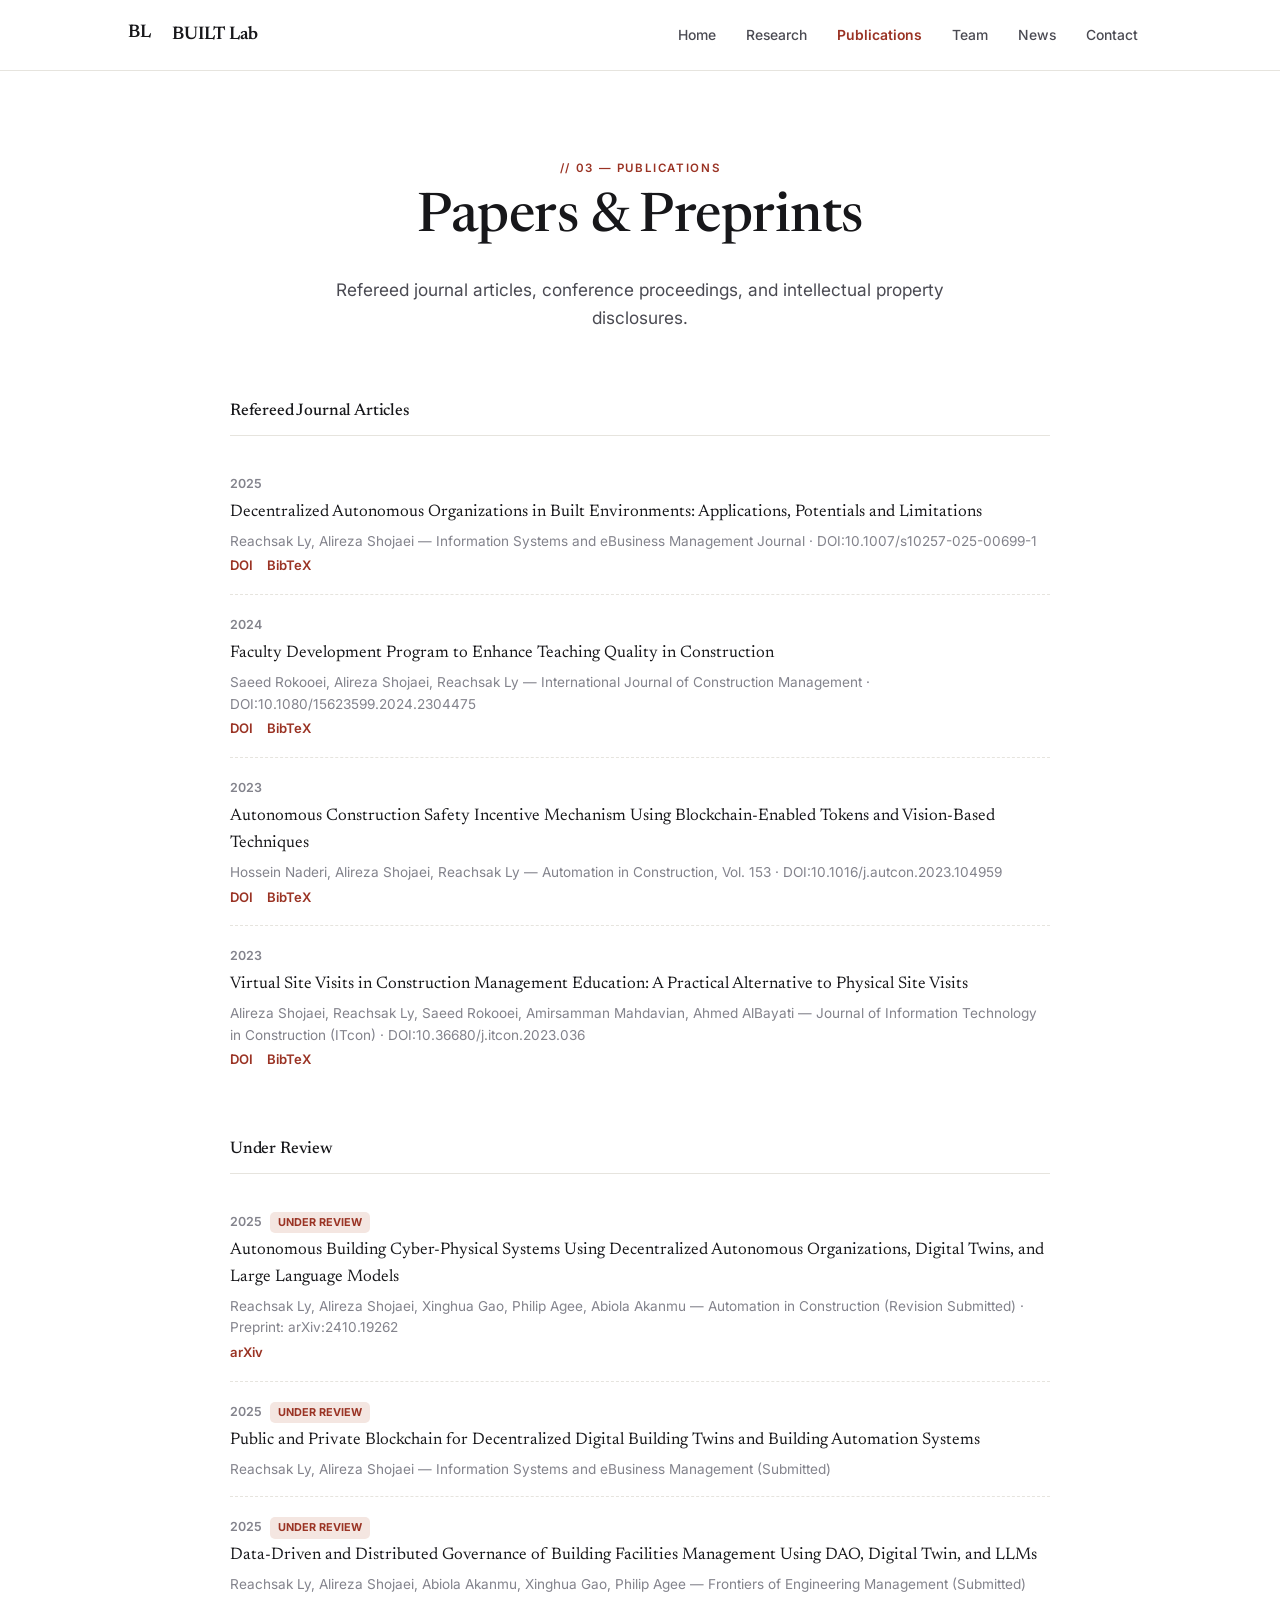
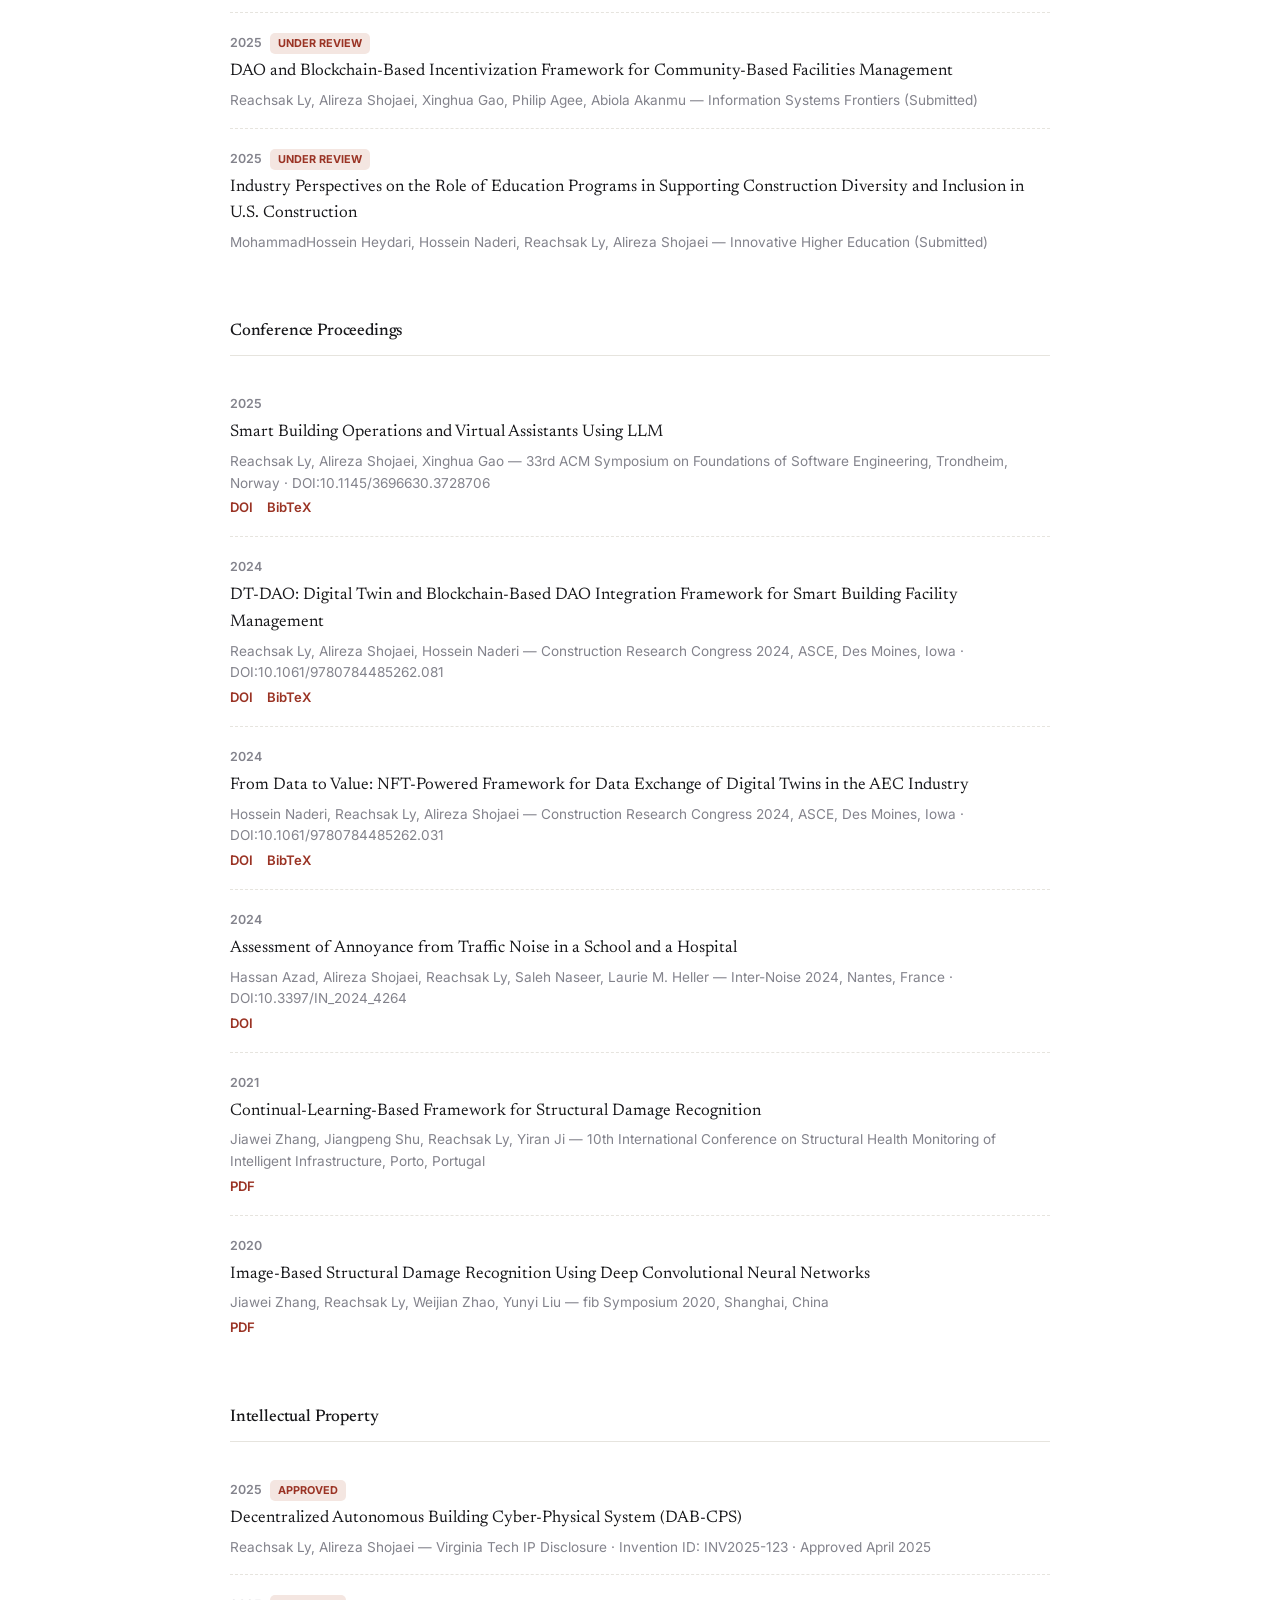
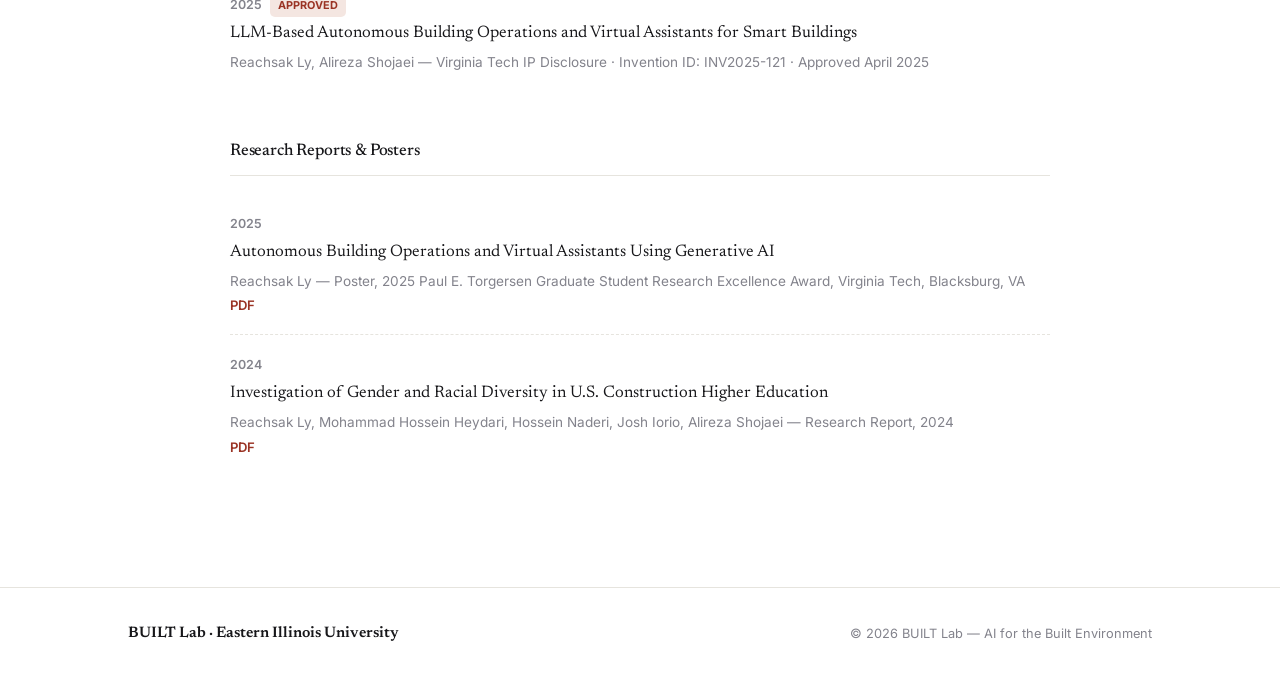
<file: publications.html>
<!DOCTYPE html>
<html lang="en">
<head>
<meta charset="UTF-8">
<meta name="viewport" content="width=device-width, initial-scale=1.0">
<title>Publications | BUILT Lab</title>
<meta name="description" content="Refereed journal articles, conference proceedings, IP disclosures, and reports from BUILT Lab.">
<link rel="stylesheet" href="style.css">
</head>
<body>

<header class="site">
  <div class="nav-row">
    <a class="brand" href="index.html"><span class="mark">BL</span> BUILT Lab</a>
    <nav class="tabs">
      <a href="index.html">Home</a>
      <a href="research.html">Research</a>
      <a href="publications.html" class="active">Publications</a>
      <a href="team.html">Team</a>
      <a href="news.html">News</a>
      <a href="contact.html">Contact</a>
    </nav>
  </div>
</header>

<main>
  <section class="hero" style="padding-bottom:24px;">
    <div class="container">
      <span class="eyebrow">// 03 — Publications</span>
      <h1>Papers &amp; Preprints</h1>
      <p class="lede">Refereed journal articles, conference proceedings, and intellectual property disclosures.</p>
    </div>
  </section>

  <section style="padding-top:8px;">
    <div class="container">

      <div class="pub-group">
        <h3>Refereed Journal Articles</h3>

        <div class="pub">
          <span class="yr">2025</span>
          <div class="ttl">Decentralized Autonomous Organizations in Built Environments: Applications, Potentials and Limitations</div>
          <div class="meta">Reachsak Ly, Alireza Shojaei — Information Systems and eBusiness Management Journal · DOI:10.1007/s10257-025-00699-1</div>
          <div class="links"><a href="https://doi.org/10.1007/s10257-025-00699-1">DOI</a><a href="#">BibTeX</a></div>
        </div>

        <div class="pub">
          <span class="yr">2024</span>
          <div class="ttl">Faculty Development Program to Enhance Teaching Quality in Construction</div>
          <div class="meta">Saeed Rokooei, Alireza Shojaei, Reachsak Ly — International Journal of Construction Management · DOI:10.1080/15623599.2024.2304475</div>
          <div class="links"><a href="https://doi.org/10.1080/15623599.2024.2304475">DOI</a><a href="#">BibTeX</a></div>
        </div>

        <div class="pub">
          <span class="yr">2023</span>
          <div class="ttl">Autonomous Construction Safety Incentive Mechanism Using Blockchain-Enabled Tokens and Vision-Based Techniques</div>
          <div class="meta">Hossein Naderi, Alireza Shojaei, Reachsak Ly — Automation in Construction, Vol. 153 · DOI:10.1016/j.autcon.2023.104959</div>
          <div class="links"><a href="https://doi.org/10.1016/j.autcon.2023.104959">DOI</a><a href="#">BibTeX</a></div>
        </div>

        <div class="pub">
          <span class="yr">2023</span>
          <div class="ttl">Virtual Site Visits in Construction Management Education: A Practical Alternative to Physical Site Visits</div>
          <div class="meta">Alireza Shojaei, Reachsak Ly, Saeed Rokooei, Amirsamman Mahdavian, Ahmed AlBayati — Journal of Information Technology in Construction (ITcon) · DOI:10.36680/j.itcon.2023.036</div>
          <div class="links"><a href="https://doi.org/10.36680/j.itcon.2023.036">DOI</a><a href="#">BibTeX</a></div>
        </div>
      </div>

      <div class="pub-group">
        <h3>Under Review</h3>

        <div class="pub">
          <span class="yr">2025<span class="status">Under Review</span></span>
          <div class="ttl">Autonomous Building Cyber-Physical Systems Using Decentralized Autonomous Organizations, Digital Twins, and Large Language Models</div>
          <div class="meta">Reachsak Ly, Alireza Shojaei, Xinghua Gao, Philip Agee, Abiola Akanmu — Automation in Construction (Revision Submitted) · Preprint: arXiv:2410.19262</div>
          <div class="links"><a href="https://arxiv.org/abs/2410.19262">arXiv</a></div>
        </div>

        <div class="pub">
          <span class="yr">2025<span class="status">Under Review</span></span>
          <div class="ttl">Public and Private Blockchain for Decentralized Digital Building Twins and Building Automation Systems</div>
          <div class="meta">Reachsak Ly, Alireza Shojaei — Information Systems and eBusiness Management (Submitted)</div>
        </div>

        <div class="pub">
          <span class="yr">2025<span class="status">Under Review</span></span>
          <div class="ttl">Data-Driven and Distributed Governance of Building Facilities Management Using DAO, Digital Twin, and LLMs</div>
          <div class="meta">Reachsak Ly, Alireza Shojaei, Abiola Akanmu, Xinghua Gao, Philip Agee — Frontiers of Engineering Management (Submitted)</div>
        </div>

        <div class="pub">
          <span class="yr">2025<span class="status">Under Review</span></span>
          <div class="ttl">DAO and Blockchain-Based Incentivization Framework for Community-Based Facilities Management</div>
          <div class="meta">Reachsak Ly, Alireza Shojaei, Xinghua Gao, Philip Agee, Abiola Akanmu — Information Systems Frontiers (Submitted)</div>
        </div>

        <div class="pub">
          <span class="yr">2025<span class="status">Under Review</span></span>
          <div class="ttl">Industry Perspectives on the Role of Education Programs in Supporting Construction Diversity and Inclusion in U.S. Construction</div>
          <div class="meta">MohammadHossein Heydari, Hossein Naderi, Reachsak Ly, Alireza Shojaei — Innovative Higher Education (Submitted)</div>
        </div>
      </div>

      <div class="pub-group">
        <h3>Conference Proceedings</h3>

        <div class="pub">
          <span class="yr">2025</span>
          <div class="ttl">Smart Building Operations and Virtual Assistants Using LLM</div>
          <div class="meta">Reachsak Ly, Alireza Shojaei, Xinghua Gao — 33rd ACM Symposium on Foundations of Software Engineering, Trondheim, Norway · DOI:10.1145/3696630.3728706</div>
          <div class="links"><a href="https://doi.org/10.1145/3696630.3728706">DOI</a><a href="#">BibTeX</a></div>
        </div>

        <div class="pub">
          <span class="yr">2024</span>
          <div class="ttl">DT-DAO: Digital Twin and Blockchain-Based DAO Integration Framework for Smart Building Facility Management</div>
          <div class="meta">Reachsak Ly, Alireza Shojaei, Hossein Naderi — Construction Research Congress 2024, ASCE, Des Moines, Iowa · DOI:10.1061/9780784485262.081</div>
          <div class="links"><a href="https://doi.org/10.1061/9780784485262.081">DOI</a><a href="#">BibTeX</a></div>
        </div>

        <div class="pub">
          <span class="yr">2024</span>
          <div class="ttl">From Data to Value: NFT-Powered Framework for Data Exchange of Digital Twins in the AEC Industry</div>
          <div class="meta">Hossein Naderi, Reachsak Ly, Alireza Shojaei — Construction Research Congress 2024, ASCE, Des Moines, Iowa · DOI:10.1061/9780784485262.031</div>
          <div class="links"><a href="https://doi.org/10.1061/9780784485262.031">DOI</a><a href="#">BibTeX</a></div>
        </div>

        <div class="pub">
          <span class="yr">2024</span>
          <div class="ttl">Assessment of Annoyance from Traffic Noise in a School and a Hospital</div>
          <div class="meta">Hassan Azad, Alireza Shojaei, Reachsak Ly, Saleh Naseer, Laurie M. Heller — Inter-Noise 2024, Nantes, France · DOI:10.3397/IN_2024_4264</div>
          <div class="links"><a href="https://doi.org/10.3397/IN_2024_4264">DOI</a></div>
        </div>

        <div class="pub">
          <span class="yr">2021</span>
          <div class="ttl">Continual-Learning-Based Framework for Structural Damage Recognition</div>
          <div class="meta">Jiawei Zhang, Jiangpeng Shu, Reachsak Ly, Yiran Ji — 10th International Conference on Structural Health Monitoring of Intelligent Infrastructure, Porto, Portugal</div>
          <div class="links"><a href="#">PDF</a></div>
        </div>

        <div class="pub">
          <span class="yr">2020</span>
          <div class="ttl">Image-Based Structural Damage Recognition Using Deep Convolutional Neural Networks</div>
          <div class="meta">Jiawei Zhang, Reachsak Ly, Weijian Zhao, Yunyi Liu — fib Symposium 2020, Shanghai, China</div>
          <div class="links"><a href="#">PDF</a></div>
        </div>
      </div>

      <div class="pub-group">
        <h3>Intellectual Property</h3>

        <div class="pub">
          <span class="yr">2025<span class="status">Approved</span></span>
          <div class="ttl">Decentralized Autonomous Building Cyber-Physical System (DAB-CPS)</div>
          <div class="meta">Reachsak Ly, Alireza Shojaei — Virginia Tech IP Disclosure · Invention ID: INV2025-123 · Approved April 2025</div>
        </div>

        <div class="pub">
          <span class="yr">2025<span class="status">Approved</span></span>
          <div class="ttl">LLM-Based Autonomous Building Operations and Virtual Assistants for Smart Buildings</div>
          <div class="meta">Reachsak Ly, Alireza Shojaei — Virginia Tech IP Disclosure · Invention ID: INV2025-121 · Approved April 2025</div>
        </div>
      </div>

      <div class="pub-group">
        <h3>Research Reports &amp; Posters</h3>

        <div class="pub">
          <span class="yr">2025</span>
          <div class="ttl">Autonomous Building Operations and Virtual Assistants Using Generative AI</div>
          <div class="meta">Reachsak Ly — Poster, 2025 Paul E. Torgersen Graduate Student Research Excellence Award, Virginia Tech, Blacksburg, VA</div>
          <div class="links"><a href="#">PDF</a></div>
        </div>

        <div class="pub">
          <span class="yr">2024</span>
          <div class="ttl">Investigation of Gender and Racial Diversity in U.S. Construction Higher Education</div>
          <div class="meta">Reachsak Ly, Mohammad Hossein Heydari, Hossein Naderi, Josh Iorio, Alireza Shojaei — Research Report, 2024</div>
          <div class="links"><a href="#">PDF</a></div>
        </div>
      </div>

    </div>
  </section>
</main>

<footer class="site">
  <div class="container foot-row">
    <span class="brand">BUILT Lab · Eastern Illinois University</span>
    <span class="fine">© 2026 BUILT Lab — AI for the Built Environment</span>
  </div>
</footer>

</body>
</html>
</file>
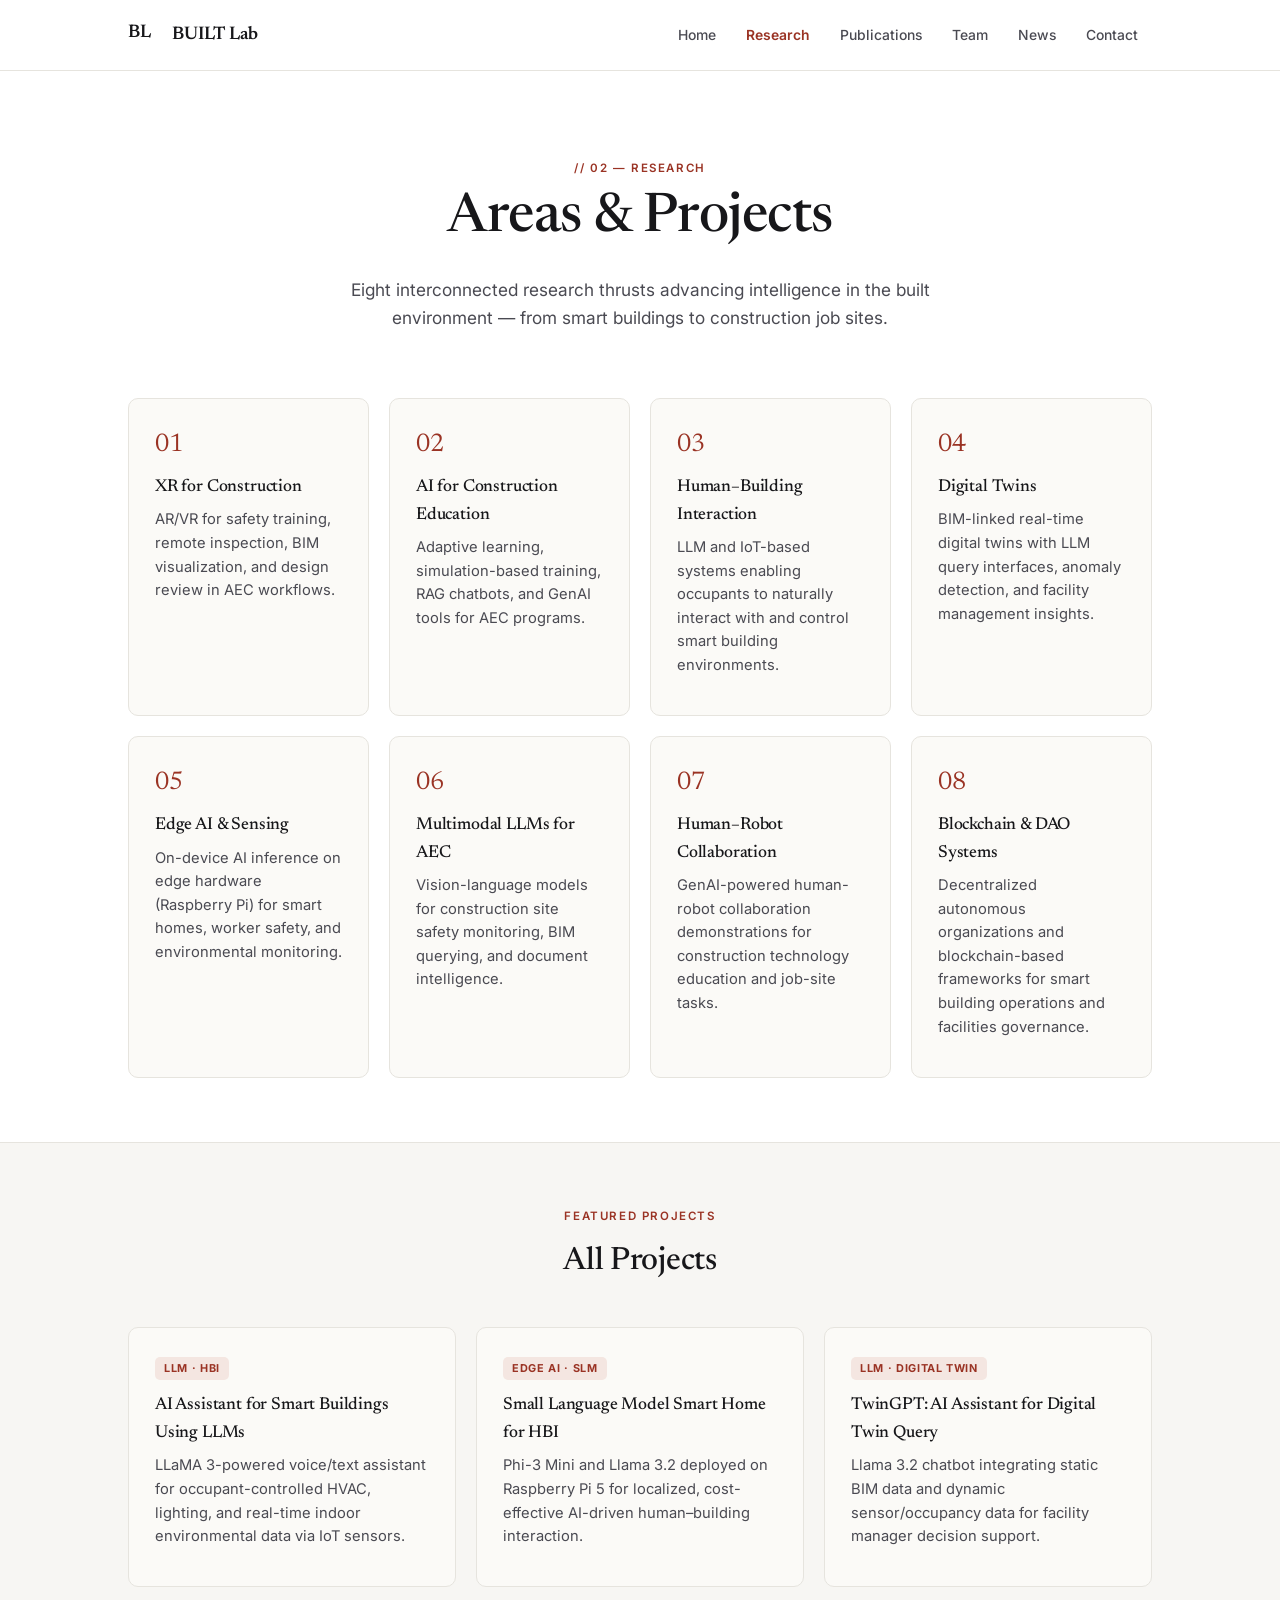
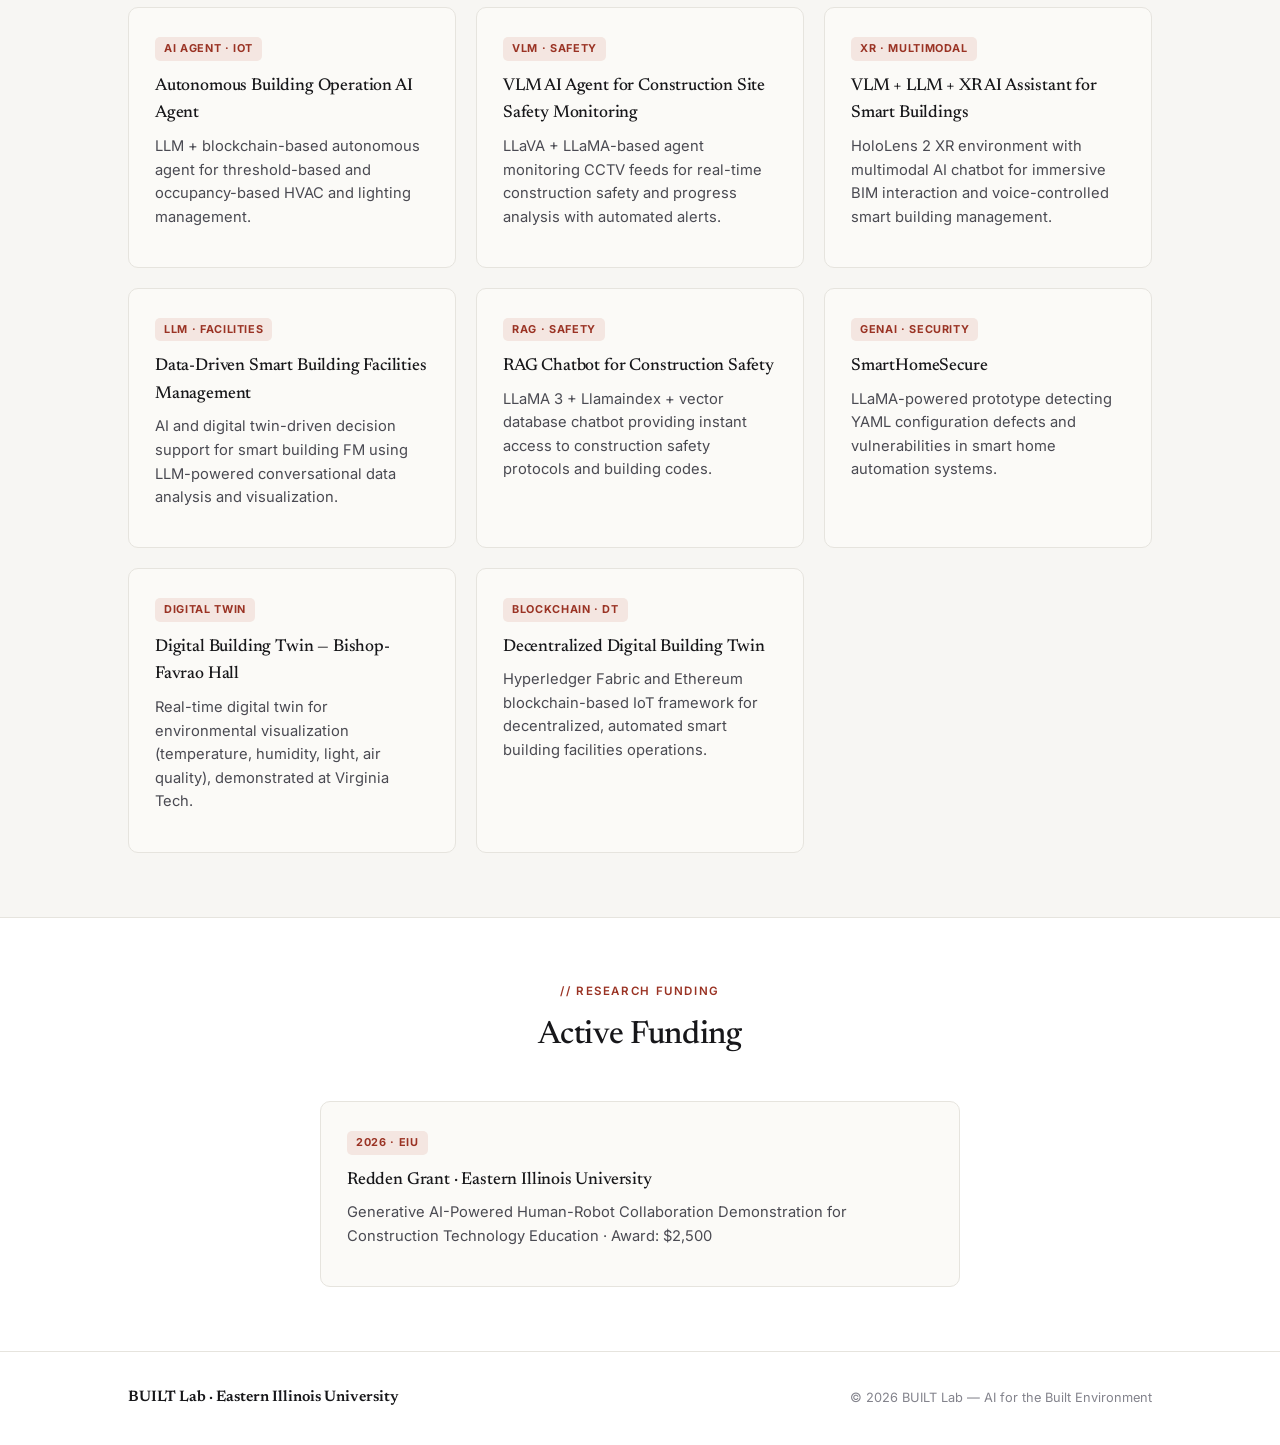
<file: research.html>
<!DOCTYPE html>
<html lang="en">
<head>
<meta charset="UTF-8">
<meta name="viewport" content="width=device-width, initial-scale=1.0">
<title>Research | BUILT Lab</title>
<meta name="description" content="Research directions at BUILT Lab: XR, digital twins, edge AI, multimodal LLMs, human-robot collaboration, and blockchain for the built environment.">
<link rel="stylesheet" href="style.css">
</head>
<body>

<header class="site">
  <div class="nav-row">
    <a class="brand" href="index.html"><span class="mark">BL</span> BUILT Lab</a>
    <nav class="tabs">
      <a href="index.html">Home</a>
      <a href="research.html" class="active">Research</a>
      <a href="publications.html">Publications</a>
      <a href="team.html">Team</a>
      <a href="news.html">News</a>
      <a href="contact.html">Contact</a>
    </nav>
  </div>
</header>

<main>
  <section class="hero" style="padding-bottom:32px;">
    <div class="container">
      <span class="eyebrow">// 02 — Research</span>
      <h1>Areas &amp; Projects</h1>
      <p class="lede">Eight interconnected research thrusts advancing intelligence in the built environment — from smart buildings to construction job sites.</p>
    </div>
  </section>

  <section style="padding-top:0;">
    <div class="container">
      <div class="grid cols-4">
        <div class="tile"><span class="tile-num">01</span><h3>XR for Construction</h3><p>AR/VR for safety training, remote inspection, BIM visualization, and design review in AEC workflows.</p></div>
        <div class="tile"><span class="tile-num">02</span><h3>AI for Construction Education</h3><p>Adaptive learning, simulation-based training, RAG chatbots, and GenAI tools for AEC programs.</p></div>
        <div class="tile"><span class="tile-num">03</span><h3>Human–Building Interaction</h3><p>LLM and IoT-based systems enabling occupants to naturally interact with and control smart building environments.</p></div>
        <div class="tile"><span class="tile-num">04</span><h3>Digital Twins</h3><p>BIM-linked real-time digital twins with LLM query interfaces, anomaly detection, and facility management insights.</p></div>
        <div class="tile"><span class="tile-num">05</span><h3>Edge AI &amp; Sensing</h3><p>On-device AI inference on edge hardware (Raspberry Pi) for smart homes, worker safety, and environmental monitoring.</p></div>
        <div class="tile"><span class="tile-num">06</span><h3>Multimodal LLMs for AEC</h3><p>Vision-language models for construction site safety monitoring, BIM querying, and document intelligence.</p></div>
        <div class="tile"><span class="tile-num">07</span><h3>Human–Robot Collaboration</h3><p>GenAI-powered human-robot collaboration demonstrations for construction technology education and job-site tasks.</p></div>
        <div class="tile"><span class="tile-num">08</span><h3>Blockchain &amp; DAO Systems</h3><p>Decentralized autonomous organizations and blockchain-based frameworks for smart building operations and facilities governance.</p></div>
      </div>
    </div>
  </section>

  <section class="tint">
    <div class="container">
      <div class="section-head">
        <span class="eyebrow">Featured Projects</span>
        <h2>All Projects</h2>
      </div>
      <div class="grid cols-3">
        <div class="tile">
          <span class="tag">LLM · HBI</span>
          <h3>AI Assistant for Smart Buildings Using LLMs</h3>
          <p>LLaMA 3-powered voice/text assistant for occupant-controlled HVAC, lighting, and real-time indoor environmental data via IoT sensors.</p>
        </div>
        <div class="tile">
          <span class="tag">Edge AI · SLM</span>
          <h3>Small Language Model Smart Home for HBI</h3>
          <p>Phi-3 Mini and Llama 3.2 deployed on Raspberry Pi 5 for localized, cost-effective AI-driven human–building interaction.</p>
        </div>
        <div class="tile">
          <span class="tag">LLM · Digital Twin</span>
          <h3>TwinGPT: AI Assistant for Digital Twin Query</h3>
          <p>Llama 3.2 chatbot integrating static BIM data and dynamic sensor/occupancy data for facility manager decision support.</p>
        </div>
        <div class="tile">
          <span class="tag">AI Agent · IoT</span>
          <h3>Autonomous Building Operation AI Agent</h3>
          <p>LLM + blockchain-based autonomous agent for threshold-based and occupancy-based HVAC and lighting management.</p>
        </div>
        <div class="tile">
          <span class="tag">VLM · Safety</span>
          <h3>VLM AI Agent for Construction Site Safety Monitoring</h3>
          <p>LLaVA + LLaMA-based agent monitoring CCTV feeds for real-time construction safety and progress analysis with automated alerts.</p>
        </div>
        <div class="tile">
          <span class="tag">XR · Multimodal</span>
          <h3>VLM + LLM + XR AI Assistant for Smart Buildings</h3>
          <p>HoloLens 2 XR environment with multimodal AI chatbot for immersive BIM interaction and voice-controlled smart building management.</p>
        </div>
        <div class="tile">
          <span class="tag">LLM · Facilities</span>
          <h3>Data-Driven Smart Building Facilities Management</h3>
          <p>AI and digital twin-driven decision support for smart building FM using LLM-powered conversational data analysis and visualization.</p>
        </div>
        <div class="tile">
          <span class="tag">RAG · Safety</span>
          <h3>RAG Chatbot for Construction Safety</h3>
          <p>LLaMA 3 + Llamaindex + vector database chatbot providing instant access to construction safety protocols and building codes.</p>
        </div>
        <div class="tile">
          <span class="tag">GenAI · Security</span>
          <h3>SmartHomeSecure</h3>
          <p>LLaMA-powered prototype detecting YAML configuration defects and vulnerabilities in smart home automation systems.</p>
        </div>
        <div class="tile">
          <span class="tag">Digital Twin</span>
          <h3>Digital Building Twin — Bishop-Favrao Hall</h3>
          <p>Real-time digital twin for environmental visualization (temperature, humidity, light, air quality), demonstrated at Virginia Tech.</p>
        </div>
        <div class="tile">
          <span class="tag">Blockchain · DT</span>
          <h3>Decentralized Digital Building Twin</h3>
          <p>Hyperledger Fabric and Ethereum blockchain-based IoT framework for decentralized, automated smart building facilities operations.</p>
        </div>
      </div>
    </div>
  </section>

  <section>
    <div class="container">
      <div class="section-head">
        <span class="eyebrow">// Research Funding</span>
        <h2>Active Funding</h2>
      </div>
      <div class="tile" style="max-width:640px; margin:0 auto;">
        <span class="tag">2026 · EIU</span>
        <h3>Redden Grant · Eastern Illinois University</h3>
        <p>Generative AI-Powered Human-Robot Collaboration Demonstration for Construction Technology Education · Award: $2,500</p>
      </div>
    </div>
  </section>
</main>

<footer class="site">
  <div class="container foot-row">
    <span class="brand">BUILT Lab · Eastern Illinois University</span>
    <span class="fine">© 2026 BUILT Lab — AI for the Built Environment</span>
  </div>
</footer>

</body>
</html>
</file>
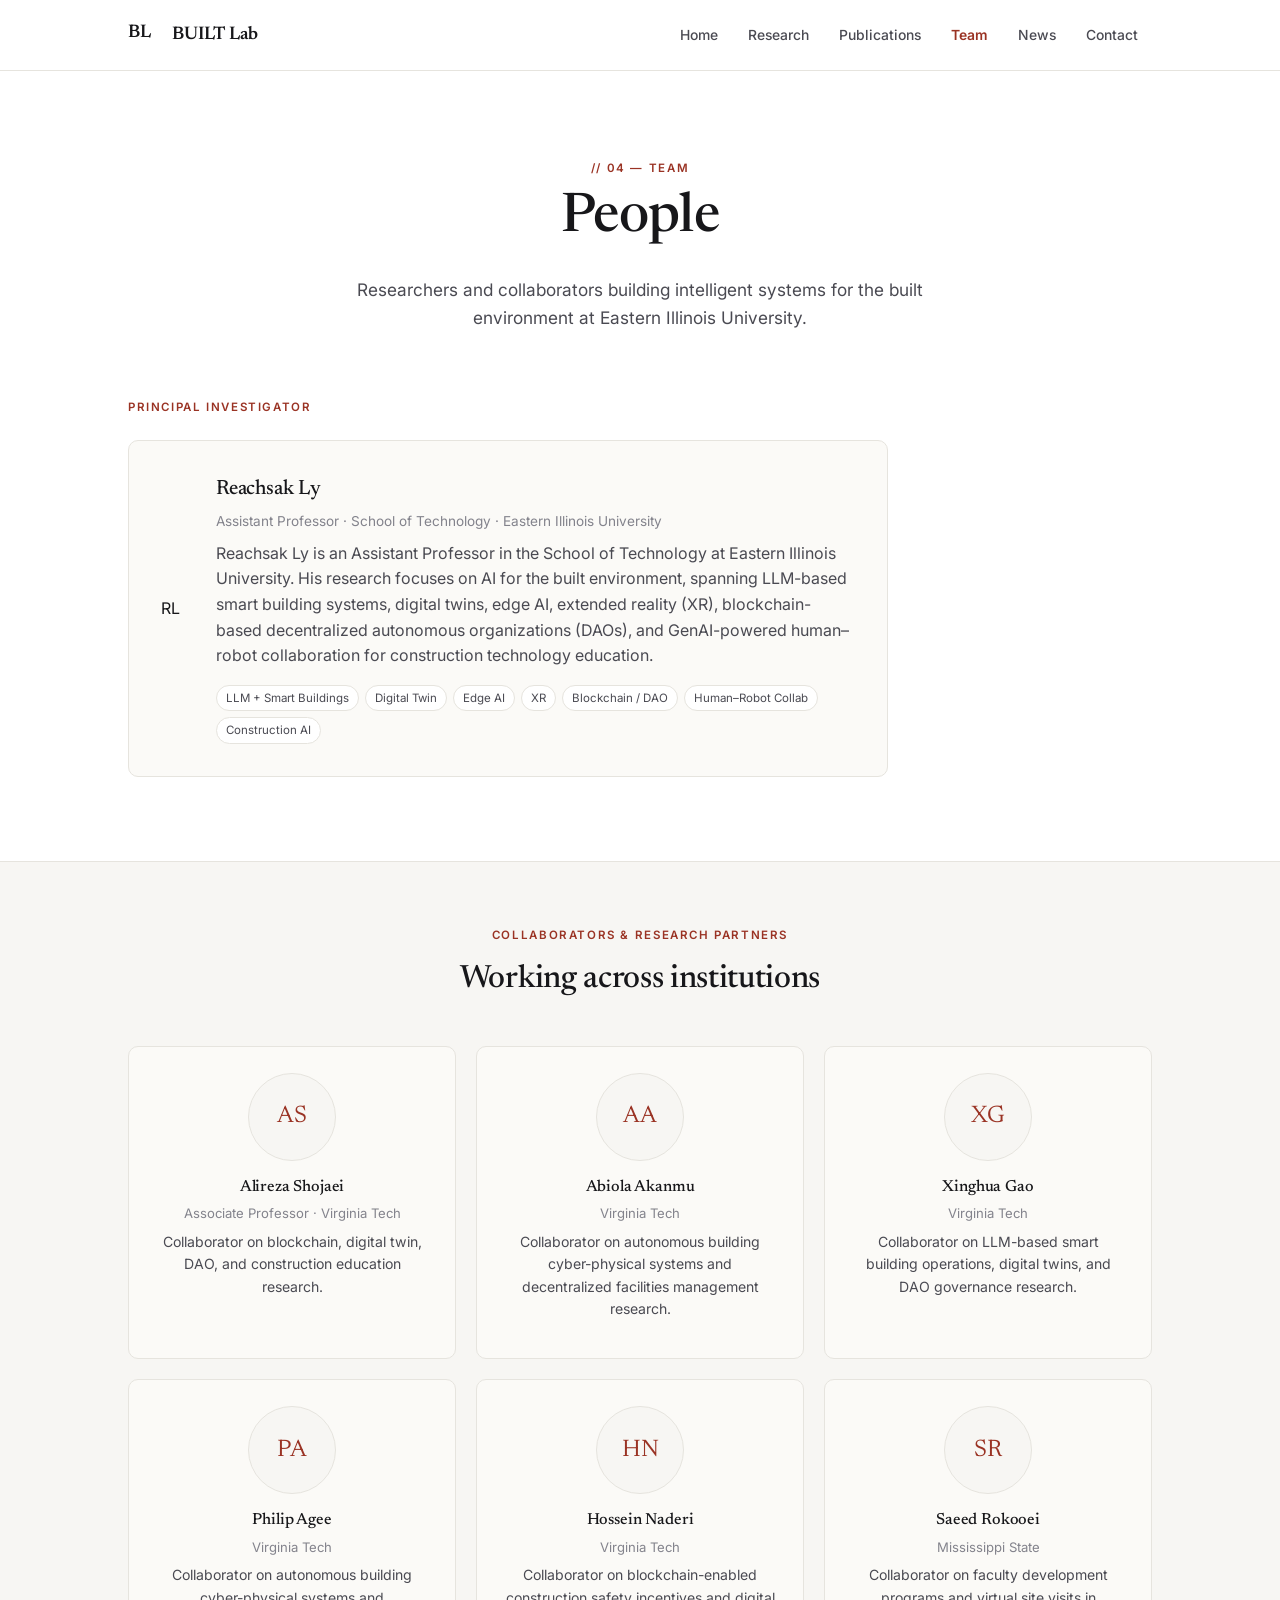
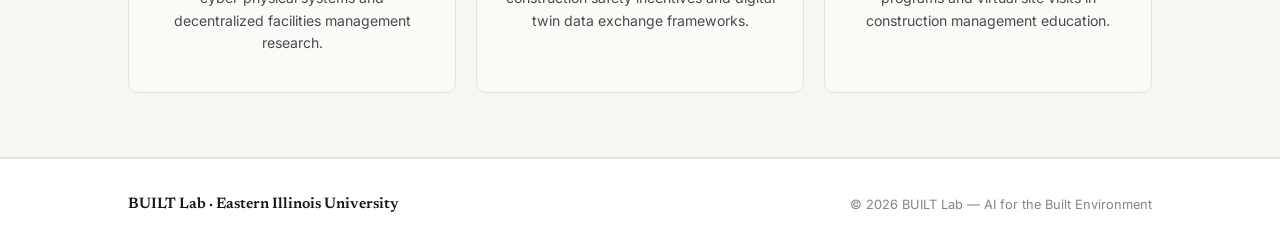
<file: team.html>
<!DOCTYPE html>
<html lang="en">
<head>
<meta charset="UTF-8">
<meta name="viewport" content="width=device-width, initial-scale=1.0">
<title>Team | BUILT Lab</title>
<meta name="description" content="Researchers and collaborators building intelligent systems for the built environment at Eastern Illinois University.">
<link rel="stylesheet" href="style.css">
</head>
<body>

<header class="site">
  <div class="nav-row">
    <a class="brand" href="index.html"><span class="mark">BL</span> BUILT Lab</a>
    <nav class="tabs">
      <a href="index.html">Home</a>
      <a href="research.html">Research</a>
      <a href="publications.html">Publications</a>
      <a href="team.html" class="active">Team</a>
      <a href="news.html">News</a>
      <a href="contact.html">Contact</a>
    </nav>
  </div>
</header>

<main>
  <section class="hero" style="padding-bottom:24px;">
    <div class="container">
      <span class="eyebrow">// 04 — Team</span>
      <h1>People</h1>
      <p class="lede">Researchers and collaborators building intelligent systems for the built environment at Eastern Illinois University.</p>
    </div>
  </section>

  <section style="padding-top:8px;">
    <div class="container">
      <div class="section-head" style="text-align:left; max-width:none; margin-bottom:24px;">
        <span class="eyebrow">Principal Investigator</span>
      </div>
      <div class="profile" style="margin:0 0 20px;">
        <div class="photo">RL</div>
        <div>
          <h3>Reachsak Ly</h3>
          <div class="role">Assistant Professor · School of Technology · Eastern Illinois University</div>
          <p>Reachsak Ly is an Assistant Professor in the School of Technology at Eastern Illinois University. His research focuses on AI for the built environment, spanning LLM-based smart building systems, digital twins, edge AI, extended reality (XR), blockchain-based decentralized autonomous organizations (DAOs), and GenAI-powered human–robot collaboration for construction technology education.</p>
          <div class="chips">
            <span class="chip">LLM + Smart Buildings</span><span class="chip">Digital Twin</span>
            <span class="chip">Edge AI</span><span class="chip">XR</span>
            <span class="chip">Blockchain / DAO</span><span class="chip">Human–Robot Collab</span>
            <span class="chip">Construction AI</span>
          </div>
        </div>
      </div>
    </div>
  </section>

  <section class="tint">
    <div class="container">
      <div class="section-head">
        <span class="eyebrow">Collaborators &amp; Research Partners</span>
        <h2>Working across institutions</h2>
      </div>
      <div class="grid cols-3">
        <div class="tile person">
          <div class="photo">AS</div>
          <h3>Alireza Shojaei</h3>
          <div class="role">Associate Professor · Virginia Tech</div>
          <p>Collaborator on blockchain, digital twin, DAO, and construction education research.</p>
        </div>
        <div class="tile person">
          <div class="photo">AA</div>
          <h3>Abiola Akanmu</h3>
          <div class="role">Virginia Tech</div>
          <p>Collaborator on autonomous building cyber-physical systems and decentralized facilities management research.</p>
        </div>
        <div class="tile person">
          <div class="photo">XG</div>
          <h3>Xinghua Gao</h3>
          <div class="role">Virginia Tech</div>
          <p>Collaborator on LLM-based smart building operations, digital twins, and DAO governance research.</p>
        </div>
        <div class="tile person">
          <div class="photo">PA</div>
          <h3>Philip Agee</h3>
          <div class="role">Virginia Tech</div>
          <p>Collaborator on autonomous building cyber-physical systems and decentralized facilities management research.</p>
        </div>
        <div class="tile person">
          <div class="photo">HN</div>
          <h3>Hossein Naderi</h3>
          <div class="role">Virginia Tech</div>
          <p>Collaborator on blockchain-enabled construction safety incentives and digital twin data exchange frameworks.</p>
        </div>
        <div class="tile person">
          <div class="photo">SR</div>
          <h3>Saeed Rokooei</h3>
          <div class="role">Mississippi State</div>
          <p>Collaborator on faculty development programs and virtual site visits in construction management education.</p>
        </div>
      </div>
    </div>
  </section>
</main>

<footer class="site">
  <div class="container foot-row">
    <span class="brand">BUILT Lab · Eastern Illinois University</span>
    <span class="fine">© 2026 BUILT Lab — AI for the Built Environment</span>
  </div>
</footer>

</body>
</html>
</file>
<file: style.css>
/* ==========================================================================
   BUILT Lab — shared stylesheet
   Clean, editorial academic-lab style: generous whitespace, serif display
   type over a plain sans body, thin rules, soft tile cards, dated timeline.
   ========================================================================== */

@import url("https://fonts.googleapis.com/css2?family=Newsreader:ital,opsz,wght@0,6..72,400;0,6..72,500;0,6..72,600;1,6..72,400&family=Inter:wght@400;500;600;700&display=swap");

:root {
  --ink: #17171a;
  --ink-soft: #4a4a52;
  --ink-faint: #83838c;
  --paper: #ffffff;
  --paper-tint: #f7f6f3;
  --line: #e6e4de;
  --accent: #9a3324;
  --accent-soft: #f4e6e1;
  --tile: #fbfaf7;
  --radius: 10px;
  --maxw: 1080px;
  --serif: "Newsreader", "Iowan Old Style", Georgia, serif;
  --sans: "Inter", -apple-system, BlinkMacSystemFont, "Segoe UI", sans-serif;
}

* {
  box-sizing: border-box;
}

html {
  scroll-behavior: smooth;
}

body {
  margin: 0;
  font-family: var(--sans);
  color: var(--ink);
  background: var(--paper);
  line-height: 1.6;
  -webkit-font-smoothing: antialiased;
}

img {
  max-width: 100%;
  display: block;
}

a {
  color: inherit;
  text-decoration: none;
}

.container {
  max-width: var(--maxw);
  margin: 0 auto;
  padding: 0 28px;
}

h1,
h2,
h3,
h4 {
  font-family: var(--serif);
  font-weight: 500;
  letter-spacing: -0.01em;
  margin: 0 0 0.5em;
  color: var(--ink);
}

p {
  margin: 0 0 1em;
  color: var(--ink-soft);
}

.eyebrow {
  font-family: var(--sans);
  font-size: 0.72rem;
  font-weight: 600;
  letter-spacing: 0.14em;
  text-transform: uppercase;
  color: var(--accent);
  margin: 0 0 0.9em;
  display: block;
}

/* ---------- header / nav ---------- */

header.site {
  position: sticky;
  top: 0;
  z-index: 50;
  background: rgba(255, 255, 255, 0.92);
  backdrop-filter: saturate(180%) blur(8px);
  border-bottom: 1px solid var(--line);
}

.nav-row {
  display: flex;
  align-items: center;
  justify-content: space-between;
  padding: 16px 28px;
  max-width: var(--maxw);
  margin: 0 auto;
}

.brand {
  display: flex;
  align-items: center;
  gap: 10px;
  font-family: var(--serif);
  font-size: 1.15rem;
  font-weight: 600;
  color: var(--ink);
}

.brand .mark {
  width: 34px;
  height: 34px;
  border-radius: 8px;
  object-fit: cover;
  object-position: center;
  display: block;
  flex: none;
}

nav.tabs {
  display: flex;
  gap: 2px;
  flex-wrap: wrap;
}

nav.tabs a {
  font-size: 0.87rem;
  font-weight: 500;
  color: var(--ink-soft);
  padding: 8px 14px;
  border-radius: 7px;
  transition:
    background 0.15s,
    color 0.15s;
}

nav.tabs a:hover {
  background: var(--paper-tint);
  color: var(--ink);
}

nav.tabs a.active {
  color: var(--accent);
  font-weight: 600;
}

.nav-toggle {
  display: none;
}

/* ---------- hero ---------- */

.hero {
  padding: 88px 0 64px;
  text-align: center;
}

.hero h1 {
  font-size: clamp(2.1rem, 4.4vw, 3.4rem);
  line-height: 1.12;
  max-width: 820px;
  margin: 0 auto 0.5em;
}

.hero .lede {
  max-width: 640px;
  margin: 0 auto 2em;
  font-size: 1.08rem;
  color: var(--ink-soft);
}

.btn-row {
  display: flex;
  gap: 14px;
  justify-content: center;
  flex-wrap: wrap;
  margin-bottom: 20px;
}

.btn {
  display: inline-block;
  padding: 11px 22px;
  border-radius: 8px;
  font-size: 0.92rem;
  font-weight: 600;
  border: 1px solid transparent;
  transition: all 0.15s;
}

.btn.primary {
  background: var(--ink);
  color: #fff;
}

.btn.primary:hover {
  background: var(--accent);
}

.btn.ghost {
  border-color: var(--line);
  color: var(--ink);
}

.btn.ghost:hover {
  border-color: var(--ink);
}

.hero-figure {
  max-width: 760px;
  margin: 56px auto 0;
  border-radius: 14px;
  overflow: hidden;
  border: 1px solid var(--line);
  background: var(--paper-tint);
}

.hero-figure img {
  width: 100%;
}

/* ---------- PI / profile block ---------- */

.profile {
  display: flex;
  gap: 36px;
  align-items: center;
  max-width: 760px;
  margin: 64px auto 0;
  padding: 32px;
  border: 1px solid var(--line);
  border-radius: var(--radius);
  background: var(--tile);
}

/*
   PROFILE PHOTO
   Loaded from: images/profile.png
*/

.profile-photo {
  width: 120px;
  height: 120px;
  border-radius: 50%;
  flex: none;
  object-fit: cover;
  object-position: center;
  display: block;
  overflow: hidden;
  background: var(--paper-tint);
}

.profile h3 {
  margin-bottom: 0.2em;
  font-size: 1.3rem;
}

.profile .role {
  font-size: 0.85rem;
  color: var(--ink-faint);
  margin-bottom: 0.6em;
}

/* ---------- section headings ---------- */

section {
  padding: 64px 0;
}

section.tint {
  background: var(--paper-tint);
  border-top: 1px solid var(--line);
  border-bottom: 1px solid var(--line);
}

.section-head {
  max-width: 640px;
  margin: 0 auto 40px;
  text-align: center;
}

.section-head h2 {
  font-size: clamp(1.5rem, 2.6vw, 2rem);
}

.section-head p {
  color: var(--ink-faint);
}

/* ---------- tile grid ---------- */

.grid {
  display: grid;
  gap: 20px;
}

.grid.cols-2 {
  grid-template-columns: repeat(2, 1fr);
}

.grid.cols-3 {
  grid-template-columns: repeat(3, 1fr);
}

.grid.cols-4 {
  grid-template-columns: repeat(4, 1fr);
}

.tile {
  border: 1px solid var(--line);
  border-radius: var(--radius);
  background: var(--tile);
  padding: 26px;
  transition:
    transform 0.15s,
    box-shadow 0.15s,
    border-color 0.15s;
}

.tile:hover {
  transform: translateY(-3px);
  box-shadow: 0 10px 24px rgba(23, 23, 26, 0.06);
  border-color: #d8d5cc;
}

.tile .tag {
  display: inline-block;
  font-size: 0.68rem;
  font-weight: 700;
  letter-spacing: 0.06em;
  text-transform: uppercase;
  color: var(--accent);
  background: var(--accent-soft);
  padding: 3px 9px;
  border-radius: 5px;
  margin-bottom: 12px;
}

.tile h3 {
  font-size: 1.08rem;
  margin-bottom: 0.4em;
}

.tile p {
  font-size: 0.92rem;
  margin-bottom: 0.8em;
}

.chips {
  display: flex;
  flex-wrap: wrap;
  gap: 6px;
}

.chip {
  font-size: 0.72rem;
  color: var(--ink-soft);
  background: var(--paper);
  border: 1px solid var(--line);
  padding: 3px 9px;
  border-radius: 999px;
}

.tile-num {
  font-family: var(--serif);
  font-size: 1.6rem;
  color: var(--accent);
  display: block;
  margin-bottom: 8px;
}

/* ---------- news / timeline ---------- */

.timeline {
  max-width: 760px;
  margin: 0 auto;
}

.t-item {
  display: grid;
  grid-template-columns: 110px 1fr;
  gap: 24px;
  padding: 26px 0;
  border-top: 1px solid var(--line);
}

.t-item:first-child {
  border-top: none;
}

.t-date {
  font-size: 0.82rem;
  color: var(--ink-faint);
  font-weight: 600;
  padding-top: 2px;
}

.t-item h3 {
  font-size: 1.08rem;
  margin-bottom: 0.3em;
}

.t-item p {
  font-size: 0.93rem;
  margin-bottom: 0;
}

.t-tag {
  display: inline-block;
  font-size: 0.68rem;
  font-weight: 700;
  text-transform: uppercase;
  letter-spacing: 0.05em;
  color: var(--accent);
  margin-bottom: 6px;
}

/* ---------- publications list ---------- */

.pub-group {
  max-width: 820px;
  margin: 0 auto 48px;
}

.pub-group h3 {
  font-size: 1.05rem;
  border-bottom: 1px solid var(--line);
  padding-bottom: 10px;
  margin-bottom: 18px;
}

.pub {
  padding: 16px 0;
  border-bottom: 1px dashed var(--line);
}

.pub:last-child {
  border-bottom: none;
}

.pub .yr {
  font-size: 0.78rem;
  color: var(--ink-faint);
  font-weight: 600;
}

.pub .ttl {
  font-family: var(--serif);
  font-size: 1.05rem;
  margin: 0.2em 0 0.3em;
}

.pub .meta {
  font-size: 0.85rem;
  color: var(--ink-faint);
}

.pub .links a {
  font-size: 0.82rem;
  color: var(--accent);
  font-weight: 600;
  margin-right: 14px;
}

.pub .links a:hover {
  text-decoration: underline;
}

.status {
  display: inline-block;
  font-size: 0.68rem;
  font-weight: 700;
  text-transform: uppercase;
  padding: 2px 8px;
  border-radius: 5px;
  background: var(--accent-soft);
  color: var(--accent);
  margin-left: 8px;
}

/* ---------- team ---------- */

.person {
  text-align: center;
}

.person .photo {
  width: 88px;
  height: 88px;
  margin: 0 auto 14px;
  border-radius: 50%;
  background: var(--paper-tint);
  border: 1px solid var(--line);
  display: flex;
  align-items: center;
  justify-content: center;
  font-family: var(--serif);
  font-size: 1.5rem;
  color: var(--accent);
}

.person h3 {
  font-size: 1rem;
  margin-bottom: 0.2em;
}

.person .role {
  font-size: 0.82rem;
  color: var(--ink-faint);
  margin-bottom: 0.5em;
}

.person p {
  font-size: 0.88rem;
}

/* ---------- contact ---------- */

.contact-grid {
  display: grid;
  grid-template-columns: 1fr 1fr;
  gap: 48px;
  max-width: 900px;
  margin: 0 auto;
}

.info-row {
  display: flex;
  gap: 14px;
  margin-bottom: 22px;
}

.info-row .ic {
  width: 38px;
  height: 38px;
  border-radius: 8px;
  background: var(--accent-soft);
  color: var(--accent);
  display: flex;
  align-items: center;
  justify-content: center;
  flex: none;
  font-size: 1rem;
}

.info-row .lbl {
  font-size: 0.75rem;
  text-transform: uppercase;
  letter-spacing: 0.06em;
  color: var(--ink-faint);
  font-weight: 700;
  margin-bottom: 2px;
}

form.contact-form {
  display: flex;
  flex-direction: column;
  gap: 14px;
}

form.contact-form input,
form.contact-form textarea {
  font-family: var(--sans);
  font-size: 0.92rem;
  padding: 12px 14px;
  border: 1px solid var(--line);
  border-radius: 8px;
  background: var(--paper-tint);
  color: var(--ink);
}

form.contact-form textarea {
  min-height: 120px;
  resize: vertical;
}

form.contact-form button {
  align-self: flex-start;
  cursor: pointer;
  font-family: var(--sans);
  background: var(--ink);
  color: #fff;
  border: none;
}

/* ---------- CTA / footer ---------- */

.cta {
  text-align: center;
  padding: 80px 0;
}

.cta h2 {
  font-size: clamp(1.6rem, 3vw, 2.2rem);
  margin-bottom: 0.4em;
}

footer.site {
  border-top: 1px solid var(--line);
  padding: 34px 0;
}

.foot-row {
  display: flex;
  justify-content: space-between;
  align-items: center;
  flex-wrap: wrap;
  gap: 12px;
}

.foot-row .brand {
  font-size: 0.95rem;
}

.foot-row .fine {
  font-size: 0.8rem;
  color: var(--ink-faint);
}

/* ---------- responsive ---------- */

@media (max-width: 820px) {
  .grid.cols-4 {
    grid-template-columns: repeat(2, 1fr);
  }

  .grid.cols-3 {
    grid-template-columns: repeat(2, 1fr);
  }

  .contact-grid {
    grid-template-columns: 1fr;
  }
}

@media (max-width: 640px) {
  .nav-row {
    flex-wrap: wrap;
  }

  nav.tabs {
    width: 100%;
    justify-content: flex-start;
    overflow-x: auto;
    padding-top: 8px;
  }

  .grid.cols-2,
  .grid.cols-3,
  .grid.cols-4 {
    grid-template-columns: 1fr;
  }

  .profile {
    flex-direction: column;
    text-align: center;
  }

  .profile-photo {
    width: 100px;
    height: 100px;
  }

  .t-item {
    grid-template-columns: 1fr;
    gap: 6px;
  }

  .contact-grid {
    gap: 32px;
  }
}
</file>
